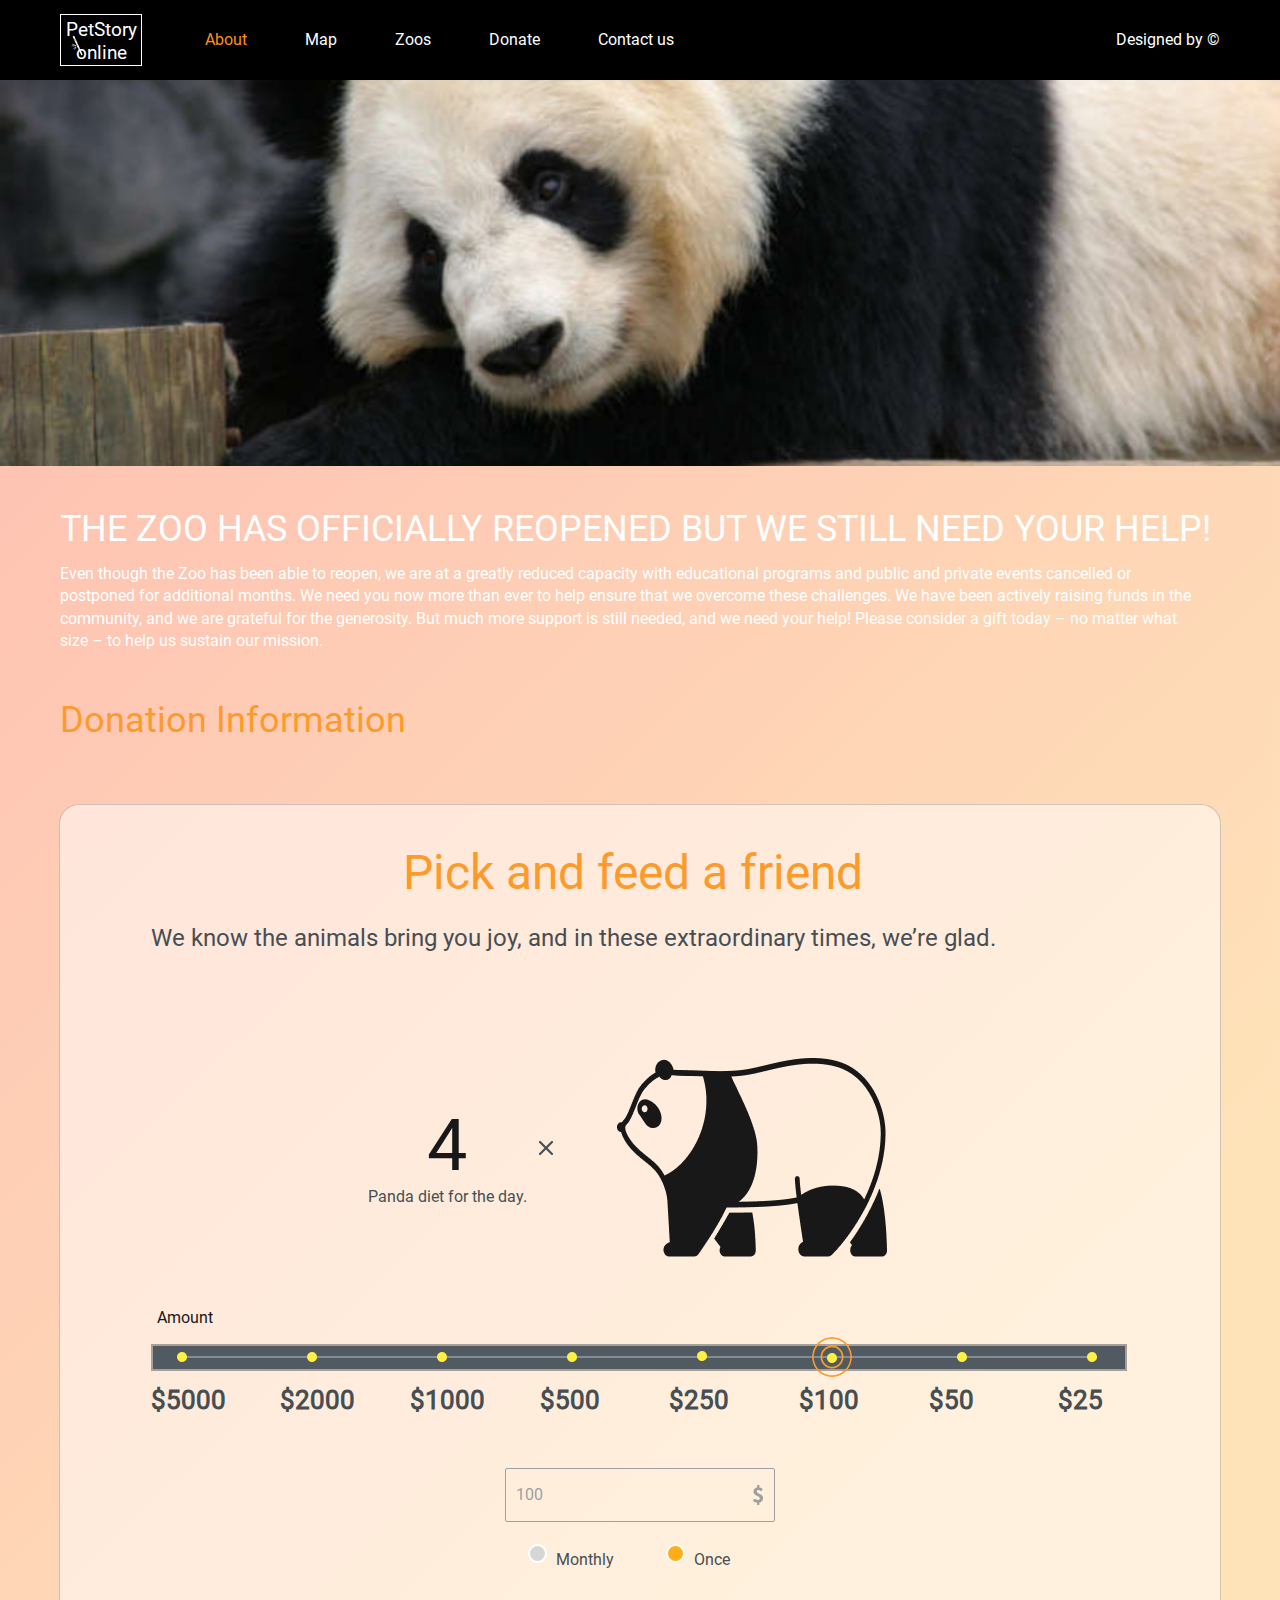
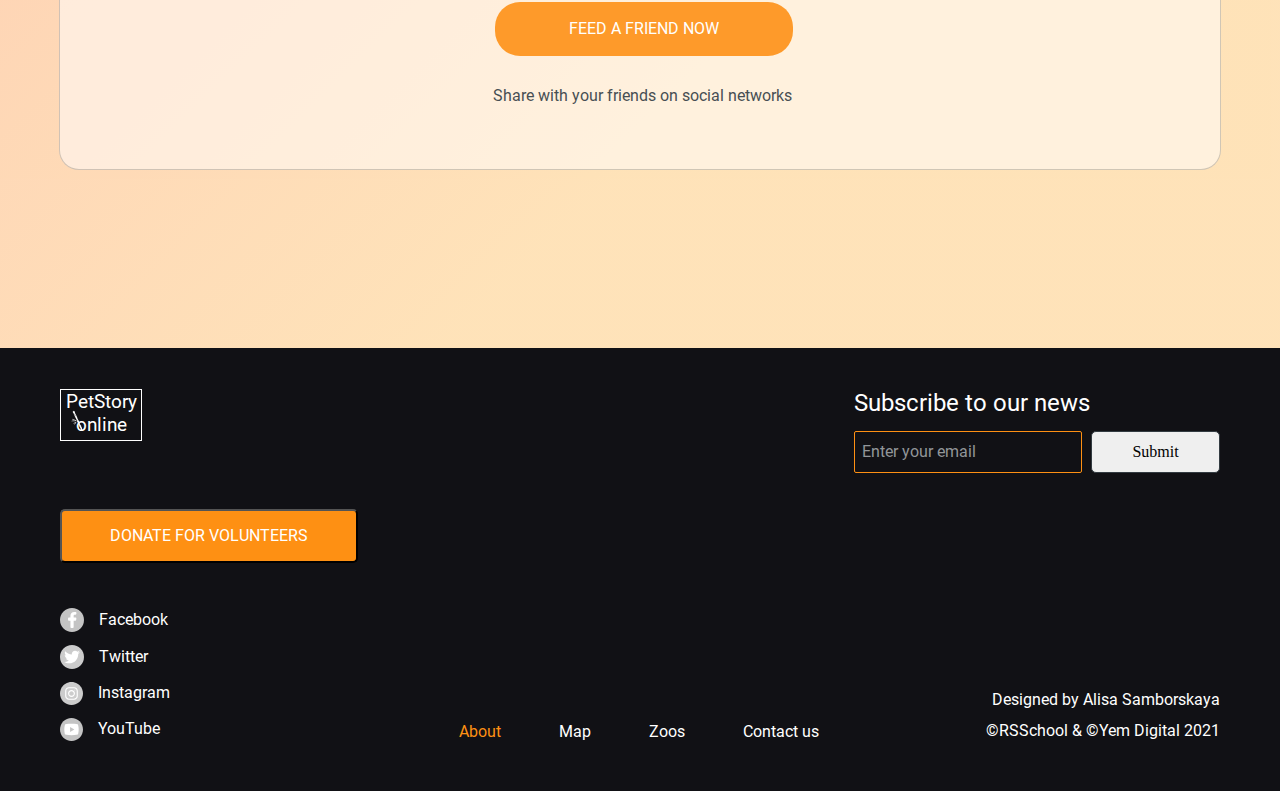
<file: online-zoo/pages/donate/index.html>
<!DOCTYPE html>
<html lang="en">

<head>
  <meta charset="UTF-8" />
  <meta http-equiv="X-UA-Compatible" content="IE=edge" />
  <meta name="viewport" content="width=device-width, initial-scale=1.0" />
  <title>Donate page</title>
  <link rel="stylesheet" type="text/css" href="../../assets/styles/normalize.css" />
  <link rel="stylesheet" href="../../assets/styles/style.css" />
  <link href="style.css" rel="stylesheet" type="text/css" />
</head>

<body>
  <div class="overlay" ></div>
  <!-- HEADER -->
  <div class="header_wrapper">

    <div class="burger-menu">
      <input id="menu-toggle" type="checkbox" />
      <label class="menu-btn" for="menu-toggle">
        <span></span>
      </label>
      <div class="header_logo">
        <h1>
          <a href="../main/index.html">PetStory online</a>
        </h1>
        <img src="../../assets/icons/header_icons/header-logo.png" alt="" />
      </div>
      <ul class="menubox">
        <li><a class="menu-item" href="../main/index.html">About</a></li>
        <li><a class="menu-item" href="#">Map</a></li>
        <li><a class="menu-item" href="#">Zoos</a></li>
        <li><a class="menu-item" href="../donate/index.html">Donate</a></li>
        <li><a class="menu-item" href="https://rs.school/">Contact us</a></li>
        <li><a class="menu-item" href="https://www.figma.com/file/ypzT9idgAILaSRVRmDAJxn/online-zoo-3-weeks">Designed
            by</a></li>
      </ul>
    </div>
    
    <header class="header">
      <div class="left_block">
        <div class="header_logo">
          <h1>
            <a href="../main/index.html">PetStory online</a>
          </h1>
          <img src="../../assets/icons/header_icons/header-logo.png" alt="" />
        </div>
        <div class="nav_header">
          <a href="../main/index.html" class="link active">About</a>
          <a href="#" class="link">Map</a>
          <a href="#" class="link">Zoos</a>
          <a href="../donate/index.html" class="link">Donate</a>
          <a href="https://rs.school/" class="link">Contact us</a>
        </div>
      </div>
      <div class="figma_link">
        <a href="https://www.figma.com/file/ypzT9idgAILaSRVRmDAJxn/online-zoo-3-weeks">Designed by ©</a>
      </div>
    </header>
  </div>
  <!-- PANDA -->
  <div class="section_one">
    <div class="favorite_animal_online"></div>
  </div>
  <!-- PICK AND FEED A FRIEND -->
  <div class="section_four">
    <div class="section_four_donation">
      <div class="title_section_four">THE ZOO HAS OFFICIALLY REOPENED BUT WE STILL NEED YOUR HELP!</div>
      <div class="description_section_four">Even though the Zoo has been able to reopen, we are at a greatly
        reduced capacity with educational programs and public and private events cancelled or <br /> postponed
        for additional months. We need you now more than ever to help ensure that we overcome these
        challenges. We have been actively raising funds in the <br /> community, and we are grateful for
        the generosity. But much more support is still needed, and we need your help! Please
        consider a gift today – no matter what <br /> size – to help us sustain our mission.</div>
      <div class="donation_information">Donation Information</div>
    </div>
    <div class="container_section_four">
      <div class="text_block_section_four">
        <div class="title_main_section_four">Pick and feed a friend</div>
        <div class="description_main_section_four">
          We know the animals bring you joy, and in these extraordinary times,
          we’re glad.
        </div>
      </div>
      <div class="section_four_panda_price">
        <div class="section_four_panda_count">
          <div class="panda_count">
            <div class="count">
              4
            </div>
            <div class="text_count">
              Panda diet for the day.
            </div>
          </div>
          <div class="icon_cross">
            <img src="../../assets/icons/donate_page_icon/x_icon.png" alt="">
          </div>
          <div class="img_panda">
            <img src="../../assets/images/donate_page_image/panda_widget1.png" alt="">
          </div>
        </div>
        <div class="amount_text">Amount</div>
        <div class="range_amount">
          <input type="range" min="1" max="8" step="1" value="3" id="range" list="tickmarks" class="range_visible1 range_block">
          <input type="range" min="1" max="7" step="1" value="5" id="range" list="tickmarks" class="range_visible2 range_block">
          <input type="range" min="1" max="5" step="1" value="3" id="range" list="tickmarks" class="range_visible3 range_block">
         <!--  <input type="range" min="1" max="8" step="1" value="8" id="range" list="tickmarks" class="range_visible4"> -->
          <datalist id="tickmarks">
            <option value="5000" label="$5000"></option>
            <option value="2000" label="$2000"></option>
            <option value="1000" label="$1000"></option>
            <option value="500" label="$500"></option>
            <option value="250" label="$250"></option>
            <option value="100" label="$100"></option>
            <option value="50" label="$50"></option>
            <option value="25" label="$25"></option>
          </datalist>
          <!-- ????????????????????? -->
        </div>
        <div class="feed_a_friend">
          <input type="number" id="number_amount" placeholder="100">
          <div class="checkbox_inputs">
            <form action="">
              <label for="Monthly">
                <input type="radio" name="radio" id="Monthly" class="input_radio_style">
                Monthly
              </label>
              <label for="Once">
                <input type="radio" name="radio" id="Once" class="input_radio_style" checked>
                Once
              </label>
            </form>
          </div>
          <button class="button">Feed a friend now</button>
          <div class="post_scriptum">Share with your friends on social networks </div>
        </div>
      </div>
    </div>
  </div>
  <!-- FOOTER -->
  <div class="footer_wrapper">
    <footer class="footer">
      <div class="block_footer_left">
        <div class="footer_logo">
          <h1>
            <a href="#">PetStory online</a>
          </h1>
          <img src="../../assets/icons/header_icons/header-logo.png" alt="footer_logo" />
        </div>
        <a href="../donate/index.html">
          <button class="button">Donate for volunteers</button>
        </a>
        <div class="social_links">
          <a href="https://ru-ru.facebook.com/groups/TheRollingScopes/" class="one_social_link">
            <img src="../../assets/icons/footer_icons/icons8-facebook-f.svg" alt="facebook" />
            <span>Facebook</span>
          </a>
          <a href="https://twitter.com/?lang=ru" class="one_social_link">
            <img src="../../assets/icons/footer_icons/icons8-твиттер.svg" alt="twitter" />
            <span>Twitter</span>
          </a>
          <a href="https://www.instagram.com/rsschool_news/" class="one_social_link">
            <img src="../../assets/icons/footer_icons/icons8-instagram-26.svg" alt="instagram" />
            <span>Instagram</span>
          </a>
          <a href="https://www.youtube.com/c/RollingScopesSchool?app=desktop" class="one_social_link">
            <img src="../../assets/icons/footer_icons/icons8-youtube-play-23.svg" alt="youtube" />
            <span>YouTube</a>
          </a>

        </div>
      </div>
      <div class="block_footer_nav">
        <div class="nav_footer">
          <a href="../main/index.html" class="link_footer active">About</a>
          <a href="" class="link_footer">Map</a>
          <a href="" class="link_footer">Zoos</a>
          <a href="https://rs.school/" class="link_footer">Contact us</a>
        </div>
      </div>
      <div class="block_footer_right">
        <div class="block_email">
          <div class="email_title">Subscribe to our news</div>
          <div class="subscribe_to_email">
            <input id="email-input" type="email" placeholder="Enter your email" />
            <button class="footer_button">Submit</button>
          </div>
        </div>
        <div class="block_subscribe_rss">
          Designed by Alisa Samborskaya <br />
          ©RSSchool & ©Yem Digital 2021
        </div>
      </div>
    </footer>
  </div>
  <script src="script.js"></script>
</body>

</html>
</file>
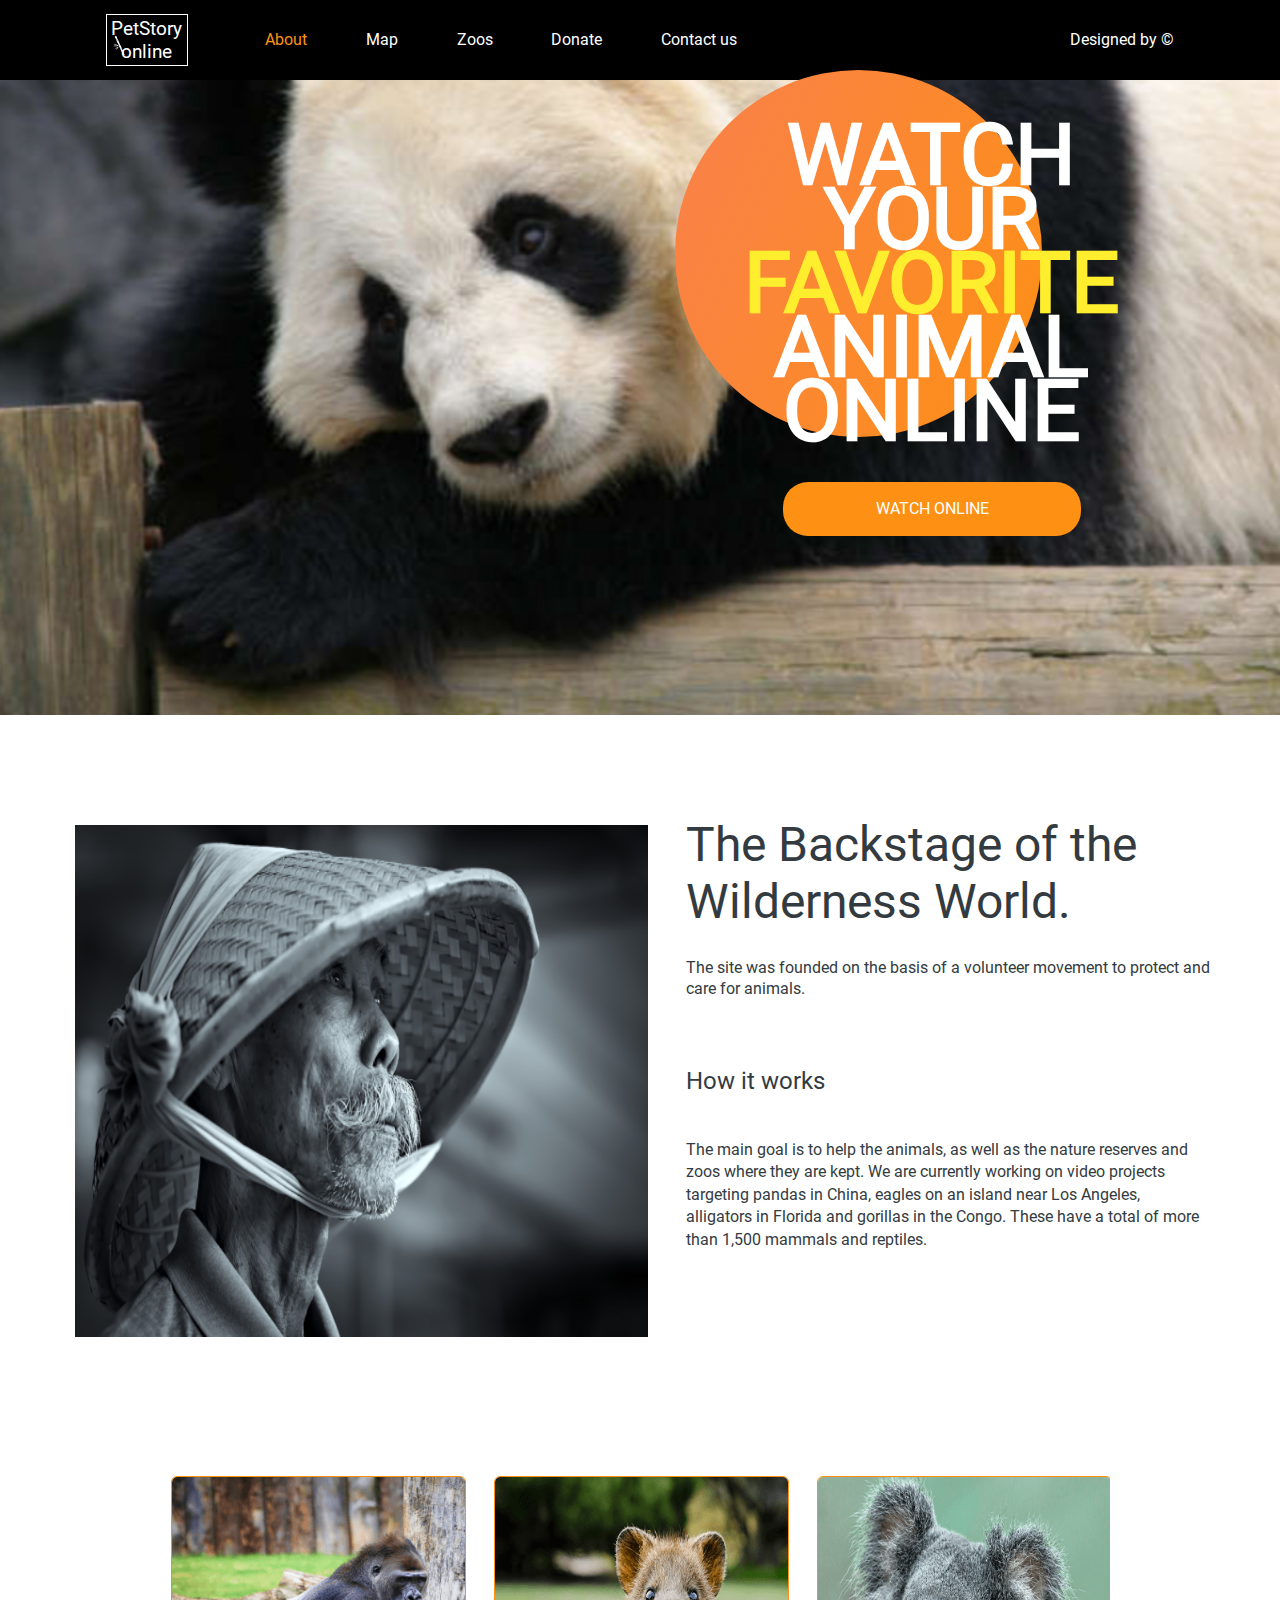
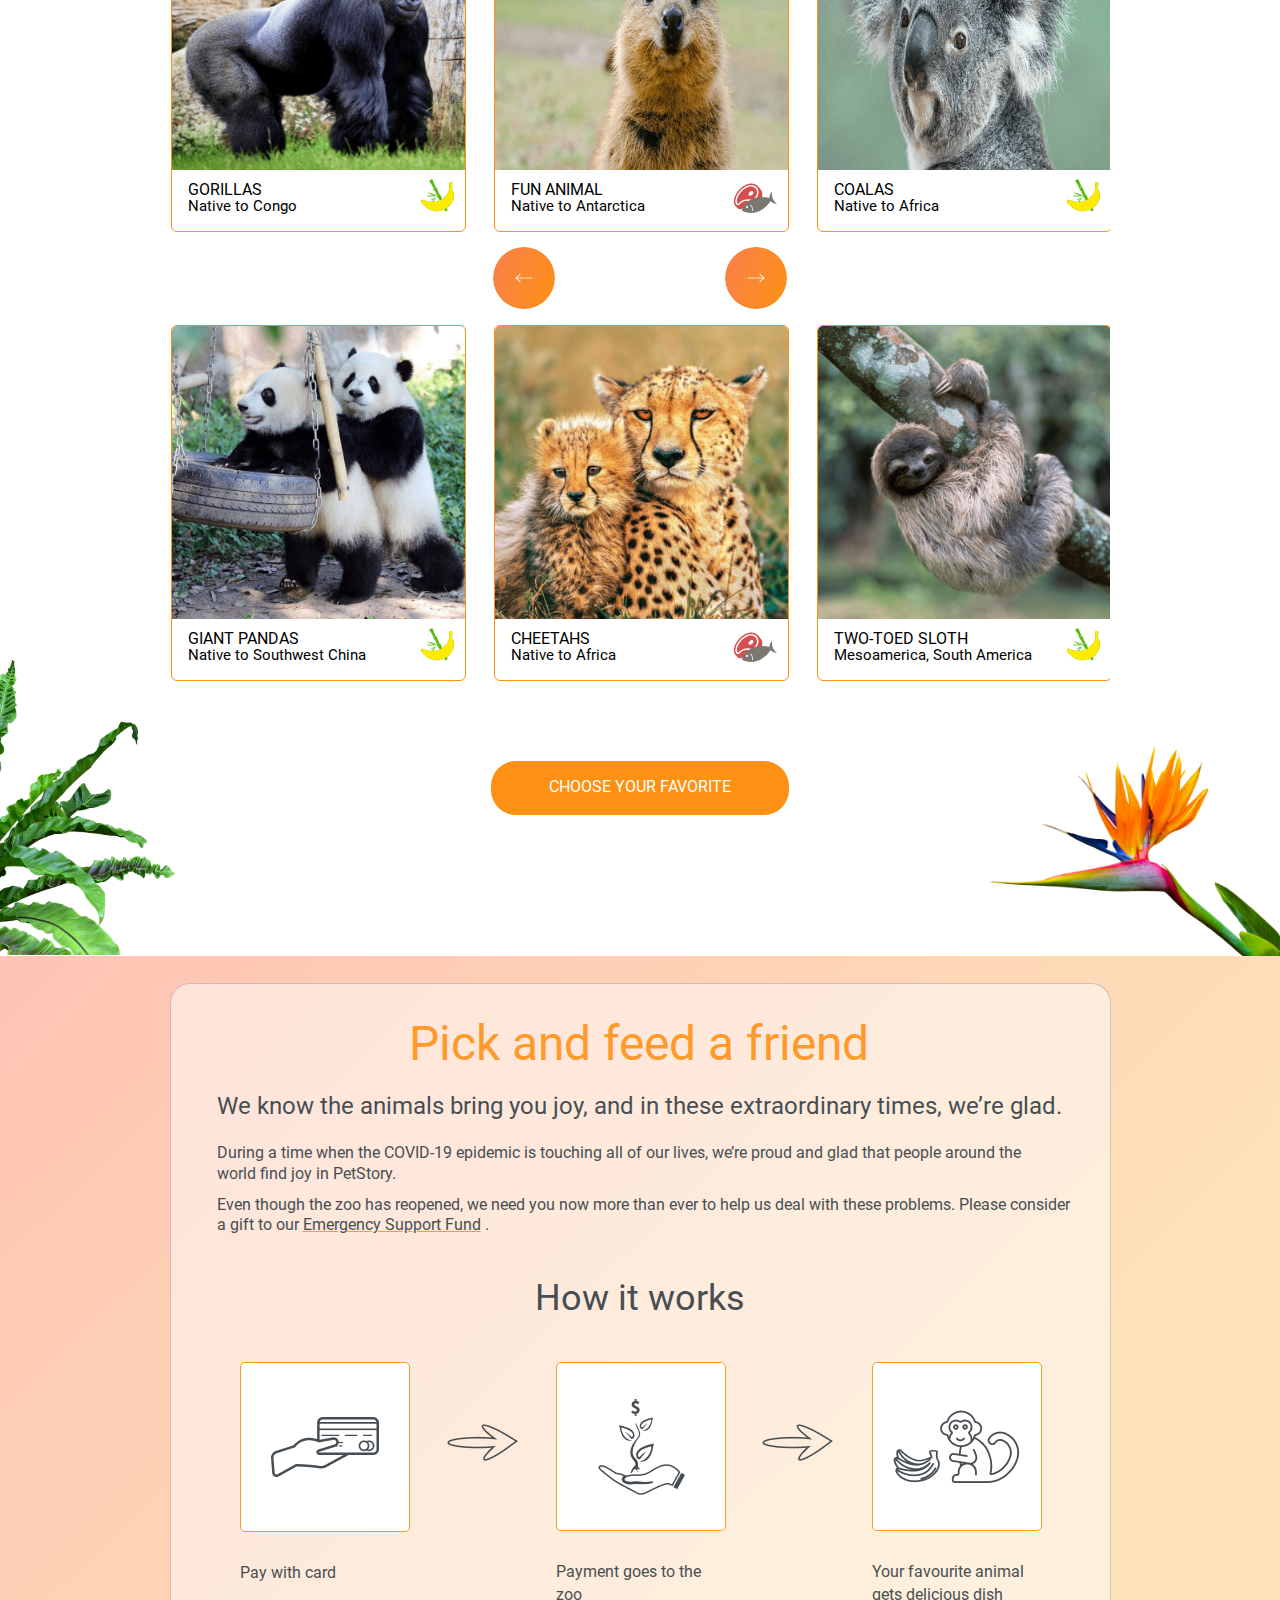
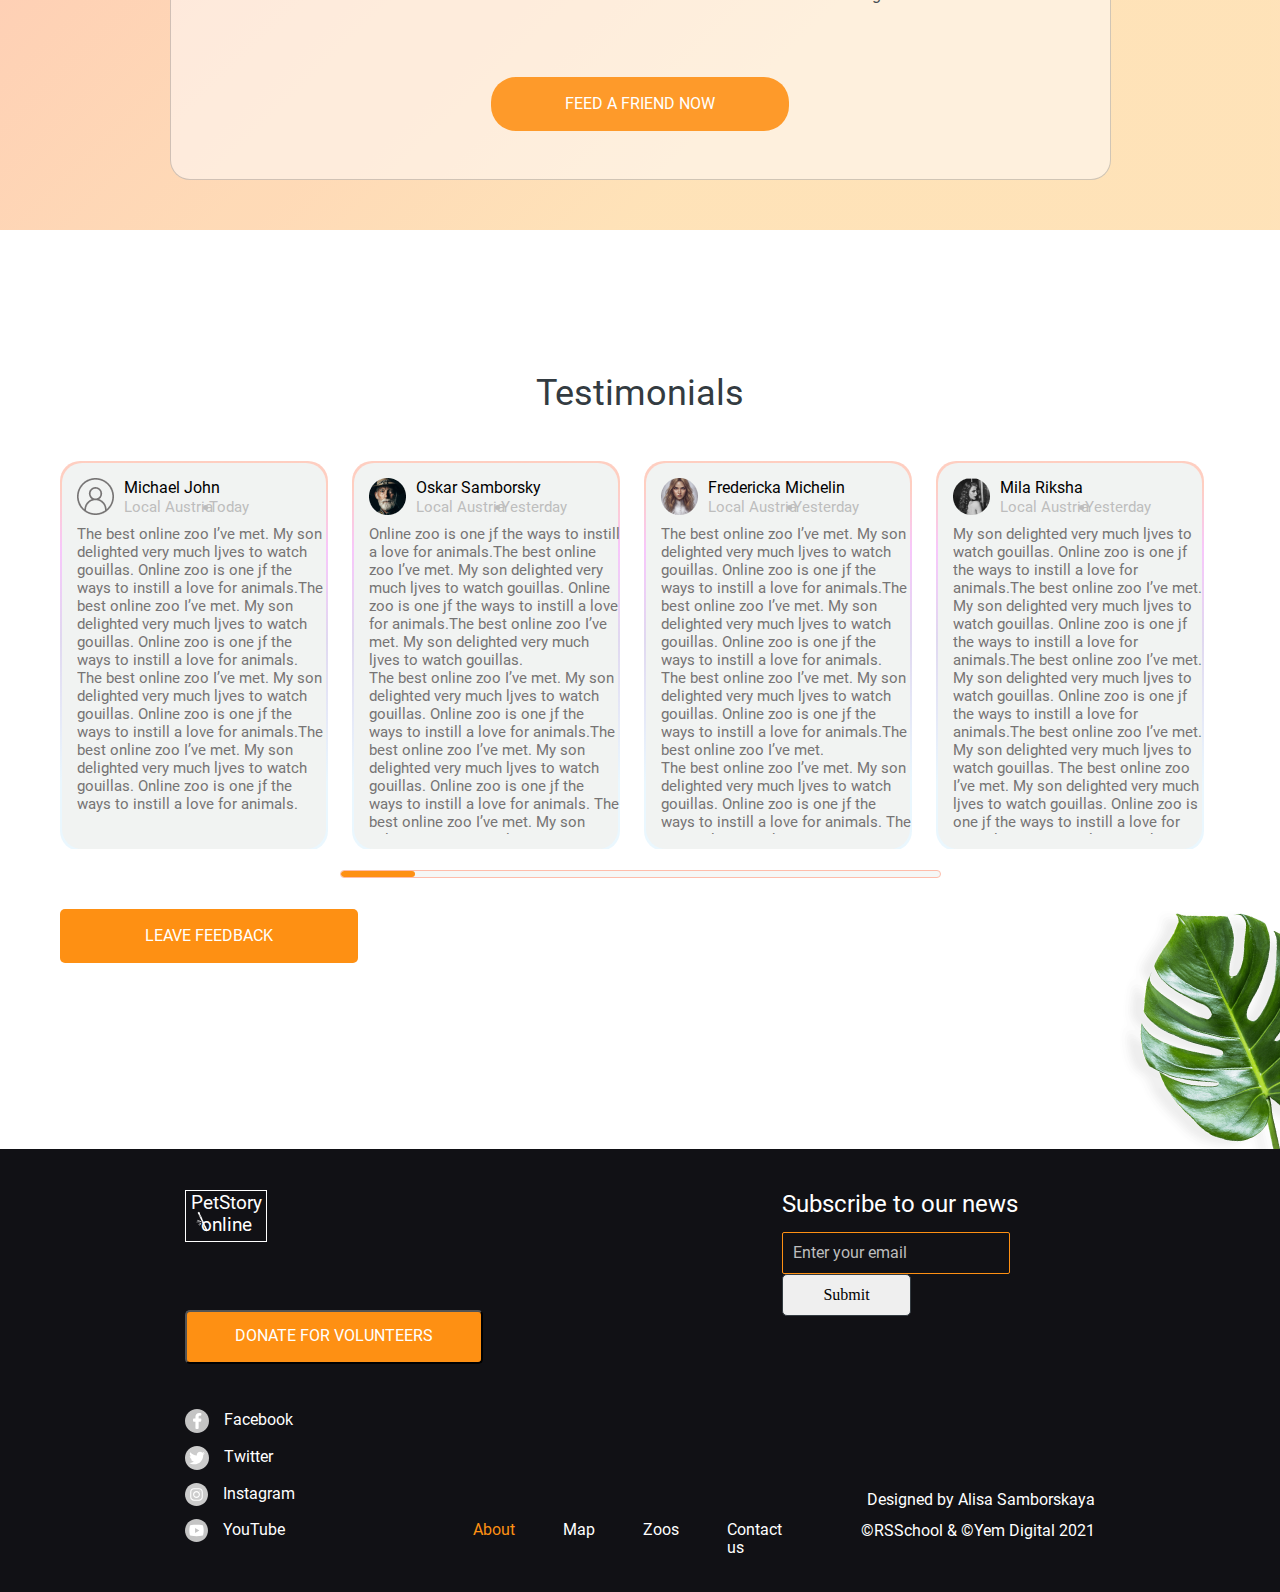
<file: online-zoo/pages/main/index.html>
<!DOCTYPE html>
<html lang="en">

<head>
  <meta charset="UTF-8" />
  <meta http-equiv="X-UA-Compatible" content="IE=edge" />
  <meta name="viewport" content="width=device-width, initial-scale=1.0" />
  <title>Main page</title>
  <link rel="stylesheet" type="text/css" href="../../assets/styles/normalize.css" />
  <link rel="stylesheet" href="../../assets/styles/style.css" />
  <link href="style.css" rel="stylesheet" type="text/css" />
</head>

<body>
  <div class="overlay"></div>
  <!-- HEADER -->
  <div class="header_wrapper">

    <div class="burger-menu">
      <input id="menu-toggle" type="checkbox" />
      <label class="menu-btn" for="menu-toggle">
        <span></span>
      </label>
      <div class="header_logo">
        <h1>
          <a href="../main/index.html">PetStory online</a>
        </h1>
        <img src="../../assets/icons/header_icons/header-logo.png" alt="" />
      </div>
      <ul class="menubox">
        <li><a class="menu-item" href="../main/index.html">About</a></li>
        <li><a class="menu-item" href="#">Map</a></li>
        <li><a class="menu-item" href="#">Zoos</a></li>
        <li><a class="menu-item" href="../donate/index.html">Donate</a></li>
        <li><a class="menu-item" href="https://rs.school/">Contact us</a></li>
        <li><a class="menu-item" href="https://www.figma.com/file/ypzT9idgAILaSRVRmDAJxn/online-zoo-3-weeks">Designed
            by</a></li>
      </ul>
    </div>

    <header class="header">
      <div class="left_block">
        <div class="header_logo">
          <h1>
            <a href="../main/index.html">PetStory online</a>
          </h1>
          <img src="../../assets/icons/header_icons/header-logo.png" alt="" />
        </div>
        <div class="nav_header">
          <a href="../main/index.html" class="link active">About</a>
          <a href="#" class="link">Map</a>
          <a href="#" class="link">Zoos</a>
          <a href="../donate/index.html" class="link">Donate</a>
          <a href="https://rs.school/" class="link">Contact us</a>
        </div>
      </div>
      <div class="figma_link">
        <a href="https://www.figma.com/file/ypzT9idgAILaSRVRmDAJxn/online-zoo-3-weeks">Designed by ©</a>
      </div>
    </header>
  </div>
  <!-- WATH YOUR FAVORITE FANIMAL ONLINE -->
  <div class="section_one">
    <div class="favorite_animal_online">
      <div class="favorite_animal">
        <div class="ellipse">
          Watch your <span>favorite</span> animal online
        </div>
      </div>

      <button class="button">watch online</button>
    </div>
  </div>
  <div class="section_two">
    <div class="container_section_two">
      <div class="img_bamboo_cap">
        <img src="../../assets/images//section_two/s2-bamboo-cap.png" alt="bamboo-cap" class="picture_grand" />
      </div>
      <div class="text_block_section_two">
        <div class="main_title">The Backstage of the Wilderness World.</div>
        <div class="main_description">
          The site was founded on the basis of a volunteer movement to protect
          and care for animals.
        </div>
        <div class="title">How it works</div>
        <div class="description_section_two">
          The main goal is to help the animals, as well as the nature reserves
          and zoos where they are kept. We are currently working on video
          projects targeting pandas in China, eagles on an island near Los
          Angeles, alligators in Florida and gorillas in the Congo. These have
          a total of more than 1,500 mammals and reptiles.
        </div>
      </div>
    </div>
  </div>
  <!-- PETS -->
  <div class="section_three">
    <div class="container_section_three">
      <div class="slider-with-button-container">
        <button class="arrow prev"></button>
        <button class="arrow next"></button>
        <div class="slider-wrapper">

          <div class="scroll_animals">
          </div>

        </div>
      </div>
      <button class="button">choose your favorite</button>
    </div>
  </div>
  <!-- PICK AND FEED A FRIEND -->
  <div class="section_four">
    <div class="container_section_four">
      <div class="text_block_section_four">
        <div class="title_main_section_four">Pick and feed a friend</div>
        <div class="description">
          <div class="description_main_section_four">
            We know the animals bring you joy, and in these extraordinary times,
            we’re glad.
          </div>
          <div class="title_section_four">
            During a time when the COVID-19 epidemic is touching all of our
            lives, we’re proud and glad that people around the world find joy in
            PetStory.
          </div>
          <div class="description_section_four">
            Even though the zoo has reopened, we need you now more than ever to
            help us deal with these problems. Please consider <br /> a gift to our
            <a href="#">Emergency Support Fund</a> .
          </div>
        </div>

      </div>
      <div class="pay_section_four">
        <div class="title_pay_section_four">How it works</div>
        <div class="cards_pay_section_four">
          <div class="one_card_pay_section_four">
            <div class="one_card_pay">
              <img src="../../assets/icons/section_four_icons/pay.png" alt="icon_pay.png" />
            </div>
            <div class="subtitle_one_card_pay">Pay with card</div>
          </div>
          <div class="icon_section_four">
            <img src="../../assets/icons/section_four_icons/arrow.png" alt="icon_arrow" class="firts_arrow" />
            <img src="../../assets/icons/section_four_icons/arrow_640.png" alt="icon_arrow" class="next_arrow" />
          </div>
          <div class="one_card_pay_section_four">
            <div class="one_card_pay">
              <img src="../../assets/icons/section_four_icons/zoo.png" alt="zoo" />
            </div>
            <div class="subtitle_one_card_pay">Payment goes to the zoo</div>
          </div>
          <div class="icon_section_four">
            <img src="../../assets/icons/section_four_icons/arrow.png" alt="icon_arrow" class="firts_arrow" />
            <img src="../../assets/icons/section_four_icons/arrow_640.png" alt="icon_arrow" class="next_arrow" />
          </div>
          <div class="one_card_pay_section_four">
            <div class="one_card_pay">
              <img src="../../assets/icons/section_four_icons/monkey.png" alt="monkey" />
            </div>
            <div class="subtitle_one_card_pay">
              Your favourite animal gets delicious dish
            </div>
          </div>
        </div>
      </div>
      <button class="button">Feed a friend now</button>
    </div>
  </div>
  <!-- TESTIMONIALS -->
  <div class="section_five">
    <div class="popup_block">
      <img src="../../assets/icons/section_five_icons/X.png" alt="" class="close_popup">
    </div>
    <div class="container_section_five">
      <div class="title_section_five">Testimonials</div>
      <div class="testimonials_block_section_five">
        <div class="allBlocksSection">
          <div class="one_testimonial_block">
            <div class="user_info_block">
              <div class="user_avatar">
                <img src="../../assets/icons/section_five_icons/none_avatar.png" alt="none_avatar" />
              </div>
              <div class="user_info">
                <div class="user_name">Michael John</div>
                <div class="user_local_and_day">
                  <div class="user_local">Local Austria</div>
                  <div class="user_day">
                    <li><span>Today</span></li>
                  </div>
                </div>
              </div>
            </div>
            <div class="testimonial_one_user">
              The best online zoo I’ve met. My son delighted very much ljves to
              watch gouillas. Online zoo is one jf the ways to instill a love
              for animals.The best online zoo I’ve met. My son delighted very
              much ljves to watch gouillas. Online zoo is one jf the ways to
              instill a love for animals. <br /> The best online zoo I’ve met. My son
              delighted very much ljves to watch gouillas. Online zoo is one jf
              the ways to instill a love for animals.The best online zoo I’ve
              met. My son delighted very much ljves to watch gouillas. Online
              zoo is one jf the ways to instill a love for animals.
            </div>
          </div>
          <div class="one_testimonial_block">
            <div class="user_info_block">
              <div class="user_avatar">
                <img src="../../assets/icons/section_five_icons/first_avatar.png" alt="man_avatar" />
              </div>
              <div class="user_info">
                <div class="user_name">Oskar Samborsky</div>
                <div class="user_local_and_day">
                  <div class="user_local">Local Austria</div>
                  <div class="user_day">
                    <li><span>Yesterday</span></li>
                  </div>
                </div>
              </div>
            </div>
            <div class="testimonial_one_user">
              Online zoo is one jf the ways to instill a love for animals.The
              best online zoo I’ve met. My son delighted very much ljves to
              watch gouillas. Online zoo is one jf the ways to instill a love
              for animals.The best online zoo I’ve met. My son delighted very
              much ljves to watch gouillas. <br /> The best online zoo I’ve met. My son
              delighted very much ljves to watch gouillas. Online zoo is one jf
              the ways to instill a love for animals.The best online zoo I’ve
              met. My son delighted very much ljves to watch gouillas. Online
              zoo is one jf the ways to instill a love for animals. The best
              online zoo I’ve met. My son delighted very much ljves to watch
              gouillas. Online zoo is one jf the ways to instill a love for
              animals.The best online zoo I’ve met. My son delighted very much
              ljves to watch gouillas. Online zoo is one jf the ways to instill
              a love for animals.
            </div>
          </div>
          <div class="one_testimonial_block">
            <div class="user_info_block">
              <div class="user_avatar">
                <img src="../../assets/icons/section_five_icons/thecond_avatar.png" alt="girl_avatar" />
              </div>
              <div class="user_info">
                <div class="user_name">Fredericka Michelin</div>
                <div class="user_local_and_day">
                  <div class="user_local">Local Austria</div>
                  <div class="user_day">
                    <li><span>Yesterday</span></li>
                  </div>
                </div>
              </div>
            </div>
            <div class="testimonial_one_user">
              The best online zoo I’ve met. My son delighted very much ljves to
              watch gouillas. Online zoo is one jf the ways to instill a love
              for animals.The best online zoo I’ve met. My son delighted very
              much ljves to watch gouillas. Online zoo is one jf the ways to
              instill a love for animals.<br /> The best online zoo I’ve met. My son
              delighted very much ljves to watch gouillas. Online zoo is one jf
              the ways to instill a love for animals.The best online zoo I’ve
              met.<br /> The best online zoo I’ve met. My son delighted very much
              ljves to watch gouillas. Online zoo is one jf the ways to instill
              a love for animals. The best online zoo I’ve met. My son delighted
              very much ljves to watch gouillas. Online zoo is one jf the ways
              to instill a love for animals.
            </div>
          </div>
          <div class="one_testimonial_block">
            <div class="user_info_block">
              <div class="user_avatar">
                <img src="../../assets/icons/section_five_icons/three_avatar.png" alt="girl_avatar" />
              </div>
              <div class="user_info">
                <div class="user_name">Mila Riksha</div>
                <div class="user_local_and_day">
                  <div class="user_local">Local Austria</div>
                  <div class="user_day">
                    <li><span>Yesterday</span></li>
                  </div>
                </div>
              </div>
            </div>
            <div class="testimonial_one_user">
              My son delighted very much ljves to watch gouillas. Online zoo is
              one jf the ways to instill a love for animals.The best online zoo
              I’ve met. My son delighted very much ljves to watch gouillas.
              Online zoo is one jf the ways to instill a love for animals.The
              best online zoo I’ve met. My son delighted very much ljves to
              watch gouillas. Online zoo is one jf the ways to instill a love
              for animals.The best online zoo I’ve met. My son delighted very
              much ljves to watch gouillas. The best online zoo I’ve met. My son
              delighted very much ljves to watch gouillas. Online zoo is one jf
              the ways to instill a love for animals.The best online zoo I’ve
              met. My son delighted very much ljves to watch gouillas. Online
              zoo is one jf the ways to instill a love for animals.
            </div>
          </div>
          <div class="one_testimonial_block">
            <div class="user_info_block">
              <div class="user_avatar">
                <img src="../../assets/icons/section_five_icons/three_avatar.png" alt="girl_avatar" />
              </div>
              <div class="user_info">
                <div class="user_name">Mila Riksha</div>
                <div class="user_local_and_day">
                  <div class="user_local">Local Austria</div>
                  <div class="user_day">
                    <li><span>Yesterday</span></li>
                  </div>
                </div>
              </div>
            </div>
            <div class="testimonial_one_user">
              Lorem ipsum dolor sit amet, consectetur adipisicing elit. Sapiente vel, itaque minus quam at officia
              placeat
              porro accusamus? Repellendus exercitationem omnis reprehenderit molestias modi quisquam veniam nam
              accusantium nulla deleniti.
            </div>
          </div>
          <div class="one_testimonial_block">
            <div class="user_info_block">
              <div class="user_avatar">
                <img src="../../assets/icons/section_five_icons/three_avatar.png" alt="girl_avatar" />
              </div>
              <div class="user_info">
                <div class="user_name">Mila Riksha</div>
                <div class="user_local_and_day">
                  <div class="user_local">Local Austria</div>
                  <div class="user_day">
                    <li><span>Yesterday</span></li>
                  </div>
                </div>
              </div>
            </div>
            <div class="testimonial_one_user">
              Lorem ipsum dolor sit amet consectetur adipisicing elit. Doloribus quis debitis exercitationem eum
              pariatur
              magni dolor cum id officiis deserunt aliquid inventore sapiente, dicta facere asperiores impedit.
              Repellat,
              magnam harum.
            </div>
          </div>
          <div class="one_testimonial_block">
            <div class="user_info_block">
              <div class="user_avatar">
                <img src="../../assets/icons/section_five_icons/three_avatar.png" alt="girl_avatar" />
              </div>
              <div class="user_info">
                <div class="user_name">Mila Riksha</div>
                <div class="user_local_and_day">
                  <div class="user_local">Local Austria</div>
                  <div class="user_day">
                    <li><span>Yesterday</span></li>
                  </div>
                </div>
              </div>
            </div>
            <div class="testimonial_one_user">
              My son delighted very much ljves to watch gouillas. Online zoo is
              one jf the ways to instill a love for animals.The best online zoo
              I’ve met. My son delighted very much ljves to watch gouillas.
              Online zoo is one jf the ways to instill a love for animals.The
              best online zoo I’ve met. My son delighted very much ljves to
              watch gouillas. Online zoo is one jf the ways to instill a love
              for animals.The best online zoo I’ve met. My son delighted very
              much ljves to watch gouillas. The best online zoo I’ve met. My son
              delighted very much ljves to watch gouillas. Online zoo is one jf
              the ways to instill a love for animals.The best online zoo I’ve
              met. My son delighted very much ljves to watch gouillas. Online
              zoo is one jf the ways to instill a love for animals.
            </div>
          </div>
          <div class="one_testimonial_block">
            <div class="user_info_block">
              <div class="user_avatar">
                <img src="../../assets/icons/section_five_icons/three_avatar.png" alt="girl_avatar" />
              </div>
              <div class="user_info">
                <div class="user_name">Mila Riksha</div>
                <div class="user_local_and_day">
                  <div class="user_local">Local Austria</div>
                  <div class="user_day">
                    <li><span>Yesterday</span></li>
                  </div>
                </div>
              </div>
            </div>
            <div class="testimonial_one_user">
              My son delighted very much ljves to watch gouillas. Online zoo is
              one jf the ways to instill a love for animals.The best online zoo
              I’ve met. My son delighted very much ljves to watch gouillas.
              Online zoo is one jf the ways to instill a love for animals.The
              best online zoo I’ve met. My son delighted very much ljves to
              watch gouillas. Online zoo is one jf the ways to instill a love
              for animals.The best online zoo I’ve met. My son delighted very
              much ljves to watch gouillas. The best online zoo I’ve met. My son
              delighted very much ljves to watch gouillas. Online zoo is one jf
              the ways to instill a love for animals.The best online zoo I’ve
              met. My son delighted very much ljves to watch gouillas. Online
              zoo is one jf the ways to instill a love for animals.
            </div>
          </div>
          <div class="one_testimonial_block">
            <div class="user_info_block">
              <div class="user_avatar">
                <img src="../../assets/icons/section_five_icons/three_avatar.png" alt="girl_avatar" />
              </div>
              <div class="user_info">
                <div class="user_name">Mila Riksha</div>
                <div class="user_local_and_day">
                  <div class="user_local">Local Austria</div>
                  <div class="user_day">
                    <li><span>Yesterday</span></li>
                  </div>
                </div>
              </div>
            </div>
            <div class="testimonial_one_user">
              My son delighted very much ljves to watch gouillas. Online zoo is
              one jf the ways to instill a love for animals.The best online zoo
              I’ve met. My son delighted very much ljves to watch gouillas.
              Online zoo is one jf the ways to instill a love for animals.The
              best online zoo I’ve met. My son delighted very much ljves to
              watch gouillas. Online zoo is one jf the ways to instill a love
              for animals.The best online zoo I’ve met. My son delighted very
              much ljves to watch gouillas. The best online zoo I’ve met. My son
              delighted very much ljves to watch gouillas. Online zoo is one jf
              the ways to instill a love for animals.The best online zoo I’ve
              met. My son delighted very much ljves to watch gouillas. Online
              zoo is one jf the ways to instill a love for animals.
            </div>
          </div>
          <div class="one_testimonial_block">
            <div class="user_info_block">
              <div class="user_avatar">
                <img src="../../assets/icons/section_five_icons/three_avatar.png" alt="girl_avatar" />
              </div>
              <div class="user_info">
                <div class="user_name">Mila Riksha</div>
                <div class="user_local_and_day">
                  <div class="user_local">Local Austria</div>
                  <div class="user_day">
                    <li><span>Yesterday</span></li>
                  </div>
                </div>
              </div>
            </div>
            <div class="testimonial_one_user">
              My son delighted very much ljves to watch gouillas. Online zoo is
              one jf the ways to instill a love for animals.The best online zoo
              I’ve met. My son delighted very much ljves to watch gouillas.
              Online zoo is one jf the ways to instill a love for animals.The
              best online zoo I’ve met. My son delighted very much ljves to
              watch gouillas. Online zoo is one jf the ways to instill a love
              for animals.The best online zoo I’ve met. My son delighted very
              much ljves to watch gouillas. The best online zoo I’ve met. My son
              delighted very much ljves to watch gouillas. Online zoo is one jf
              the ways to instill a love for animals.The best online zoo I’ve
              met. My son delighted very much ljves to watch gouillas. Online
              zoo is one jf the ways to instill a love for animals.
            </div>
          </div>
          <div class="one_testimonial_block">
            <div class="user_info_block">
              <div class="user_avatar">
                <img src="../../assets/icons/section_five_icons/three_avatar.png" alt="girl_avatar" />
              </div>
              <div class="user_info">
                <div class="user_name">Mila Riksha</div>
                <div class="user_local_and_day">
                  <div class="user_local">Local Austria</div>
                  <div class="user_day">
                    <li><span>Yesterday</span></li>
                  </div>
                </div>
              </div>
            </div>
            <div class="testimonial_one_user">
              My son delighted very much ljves to watch gouillas. Online zoo is
              one jf the ways to instill a love for animals.The best online zoo
              I’ve met. My son delighted very much ljves to watch gouillas.
              Online zoo is one jf the ways to instill a love for animals.The
              best online zoo I’ve met. My son delighted very much ljves to
              watch gouillas. Online zoo is one jf the ways to instill a love
              for animals.The best online zoo I’ve met. My son delighted very
              much ljves to watch gouillas. The best online zoo I’ve met. My son
              delighted very much ljves to watch gouillas. Online zoo is one jf
              the ways to instill a love for animals.The best online zoo I’ve
              met. My son delighted very much ljves to watch gouillas. Online
              zoo is one jf the ways to instill a love for animals.
            </div>
          </div>
        </div>
      </div>
      <input type="range" min="0" max="7" step="1" value="0" id="range" class="section_five_line">
      <button class="button">Leave feedback</button>
    </div>
  </div>
  <!-- FOOTER -->
  <div class="footer_wrapper">
    <footer class="footer">
      <div class="block_footer_left">
        <div class="footer_logo">
          <h1>
            <a href="#">PetStory online</a>
          </h1>
          <img src="../../assets/icons/header_icons/header-logo.png" alt="footer_logo" />
        </div>
        <a href="../donate/index.html">
          <button class="button">Donate for volunteers</button>
        </a>
        <div class="social_links">
          <a href="https://ru-ru.facebook.com/groups/TheRollingScopes/" class="one_social_link">
            <img src="../../assets/icons/footer_icons/icons8-facebook-f.svg" alt="facebook" />
            <span>Facebook</span>
          </a>
          <a href="https://twitter.com/?lang=ru" class="one_social_link">
            <img src="../../assets/icons/footer_icons/icons8-твиттер.svg" alt="twitter" />
            <span>Twitter</span>
          </a>
          <a href="https://www.instagram.com/rsschool_news/" class="one_social_link">
            <img src="../../assets/icons/footer_icons/icons8-instagram-26.svg" alt="instagram" />
            <span>Instagram</span>
          </a>
          <a href="https://www.youtube.com/c/RollingScopesSchool?app=desktop" class="one_social_link">
            <img src="../../assets/icons/footer_icons/icons8-youtube-play-23.svg" alt="youtube" />
            <span>YouTube</a>
          </a>

        </div>
      </div>
      <div class="block_footer_nav">
        <div class="nav_footer">
          <a href="../main/index.html" class="link_footer active">About</a>
          <a href="" class="link_footer">Map</a>
          <a href="" class="link_footer">Zoos</a>
          <a href="https://rs.school/" class="link_footer">Contact us</a>
        </div>
      </div>
      <div class="block_footer_right">
        <div class="block_email">
          <div class="email_title">Subscribe to our news</div>
          <div class="subscribe_to_email">
            <input id="email-input" type="email" placeholder="Enter your email" />
            <button class="footer_button">Submit</button>
          </div>
        </div>
        <div class="block_subscribe_rss">
          Designed by Alisa Samborskaya <br />
          ©RSSchool & ©Yem Digital 2021
        </div>
      </div>
    </footer>
  </div>
  </div>
  <script src="script.js"></script>
</body>

</html>
</file>
<file: online-zoo/assets/styles/style.css>
@font-face {
  font-family: "Roboto";
  src: url("../fonts/Roboto-Regular.ttf"), url("../fonts/Roboto-Bold.ttf"),
    url("../fonts/Roboto-Medium.ttf"), url("../fonts/Roboto-Light.ttf"), url("../fonts/Roboto-Thin.ttf");
}
</file>
<file: online-zoo/pages/donate/style.css>
/*HEADER*/
.header_wrapper {
  display: flex;
  justify-content: center;
  max-width: 100vw;
  background: #000000;
}

.header {
  display: flex;
  justify-content: space-between;
  width: 1160px;
  align-items: center;
  height: 80px;
}

.left_block {
  display: flex;
  align-items: center;
  gap: 63px;
}

.header_logo {
  position: relative;
  box-sizing: border-box;
  border: 1.18841px solid #ffffff;
  width: 82px;
  height: 52px;
  padding: 4px 5px;
}

.header_logo h1 {
  font-family: "Roboto";
  font-weight: 400;
  font-size: 19.0145px;
  line-height: 120%;
  text-align: center;
  margin: 0;
}

.header_logo img {
  position: absolute;
  top: 20px;
  left: 10px;
}

.nav_header {
  display: flex;
  gap: 58px;
}

.nav_header a {
  font-family: "Roboto";
  font-weight: 500;
  font-size: 16px;
}

.figma_link a {
  font-family: "Roboto";
  font-weight: 500;
  font-size: 16px;
  line-height: 140%;
}

/*PANDA*/
.section_one {
  max-width: 100vw;
  background: url("../../assets/images/section_one/bg_panda.png") 50% no-repeat;
  background-size: cover;
  height: 386px;
}

/*Pick and feed a friend*/
.section_four {
  display: flex;
  flex-direction: column;
  align-items: center;
  max-width: 100vw;
  height: 1482px;
  background: linear-gradient(315.75deg,
      rgba(254, 210, 144, 0.7) 30.06%,
      #febdab 100.95%,
      rgba(254, 210, 144, 0.7) 106.36%);
  opacity: 0.9;
}

.section_four_donation {
  display: flex;
  flex-direction: column;
  justify-content: flex-start;
  width: 1160px;
  margin-top: 40px;
}

.title_section_four {
  font-family: "Roboto";
  font-weight: 400;
  font-size: 36px;
  line-height: 130%;
  color: #ffffff;
}

.description_section_four {
  font-family: "Roboto";
  font-weight: 400;
  font-size: 16px;
  line-height: 140%;
  color: #ffffff;
  margin-top: 10px;
}

.donation_information {
  font-family: "Roboto";
  font-weight: 400;
  font-size: 36px;
  line-height: 130%;
  color: #FE9013;
  margin-top: 45px;
}

.container_section_four {
  display: flex;
  flex-direction: column;
  align-items: center;
  width: 1160px;
  height: 964px;
  margin-top: 60px;
  background: rgba(255, 255, 255, 0.52);
  border: 1px solid rgba(0, 0, 0, 0.2);
  border-radius: 20px;
}

.text_block_section_four {
  display: flex;
  flex-direction: column;
  margin-top: 39px;

}

.title_main_section_four {
  font-family: "Roboto";
  font-style: normal;
  font-weight: 400;
  font-size: 48px;
  line-height: 120%;
  text-align: center;
  color: #fe9013;
  margin-bottom: 22px;
  margin-right: 15px;
}

.description_main_section_four {
  font-family: "Roboto";
  font-style: normal;
  font-weight: 400;
  font-size: 24px;
  line-height: 120%;
  color: #333b41;
  margin-bottom: 40px;
  margin-right: 133px;
}

.section_four_panda_price {
  margin-top: 18px;
  margin-right: 12px;
}

.section_four_panda_count {
  display: flex;
  align-items: center;
  justify-content: center;
}

.panda_count {
  display: flex;
  flex-direction: column;
  align-items: center;
  margin-right: 12px;
  margin-top: 54px;
}

.count {
  font-family: "Roboto";
  font-weight: 500;
  font-size: 72px;
  line-height: 80%;
  color: #000000;
  margin-bottom: 11px;
}

.text_count {
  font-family: "Roboto";
  font-weight: 400;
  font-size: 16px;
  line-height: 140%;
  color: #333B41;
}

.icon_cross {
  margin-top: 28px;
  margin-right: 64px;
}

.range_visible2 {
  display: none;
}
.range_visible3 {
  display: none;
}
/* .range_visible4 {
  display: none;
} */

.amount_text {
  font-family: "Roboto";
  font-weight: 400;
  font-size: 16px;
  line-height: 140%;
  color: #000000;
  margin-top: 45.53px;
  margin-left: 15px;
}

.range_amount {
  margin-left: 9px;
}

input[type="range"] {
  width: 976px;
  height: 27px;
  border: 2px solid;
  -webkit-appearance: none;
  margin-top: 15px;
  box-sizing: border-box;
  padding-left: 9px;
  padding-right: 13px;
}

input[type="range"]::-webkit-slider-thumb {
  border-radius: 50%;
  -webkit-appearance: none;
  width: 10px;
  height: 10px;
  cursor: pointer;
  background: #FFEE2E;
  padding-left: 0;
  padding-right: 0;
}

input[type="range"]::-webkit-slider-thumb {
  overflow: visible;
  width: 40px;
  height: 40px;
  background: url(../../assets/images/donate_page_image/roller_icon.png);
  background-repeat: no-repeat;
  background-position: center;
  z-index: 1;
  padding-left: 0px;
  padding-right: 0px;
  ;
}

datalist {
  display: flex;
  justify-content: space-between;
  font-family: "Roboto";
  font-weight: 500;
  font-size: 26px;
  line-height: 140%;
  color: #333B41;
  width: 100%;
  margin-top: 7px;
}

datalist option {
  width: 68px;
}


.feed_a_friend {
  display: flex;
  flex-direction: column;
  align-items: center;
  gap: 24px;
}

#number_amount {
  width: 248px;
  height: 50px;
  border: 1px solid #929699;
  border-radius: 2px;
  color: #929699;
  background-color: rgba(255, 255, 255, -0.48);
  padding-left: 10px;
  padding-right: 10px;
  margin-left: 11px;
  margin-top: 49px;
}

#number_amount {
  background-image: url(../../assets/images/donate_page_image/usd.png);
  background-repeat: no-repeat;
  background-position: 96%;
}

#range {
  background-image: url(../../assets/images/donate_page_image/Group\ 2.png);
  background-repeat: no-repeat;
  background-position: 50%;
  direction: rtl
}

#number_amount:focus {
  outline: none !important;
}

#number_amount::placeholder {
  font-family: "Roboto";
  font-weight: 400;
  font-size: 16px;
  line-height: 140%;
  color: #929699;
}

/* Delete arows */
input::-webkit-outer-spin-button,
input::-webkit-inner-spin-button {
  -webkit-appearance: none;
}

input[type='number'] {
  -moz-appearance: textfield;
}

.checkbox_inputs form {
  display: flex;
  gap: 43px;
}

.checkbox_inputs label {
  font-family: "Roboto";
  font-weight: 400;
  font-size: 16px;
  line-height: 140%;
  color: #333B41;
}

input[type='radio'],
label {
  cursor: pointer;
  margin-right: 10px;
}


input[type='radio']:after {
  width: 15px;
  height: 15px;
  border-radius: 15px;
  top: -2px;
  left: -1px;
  position: relative;
  background-color: #d1d3d1;
  content: '';
  display: inline-block;
  visibility: visible;
  border: 2px solid white;
}

input[type='radio']:checked:after {
  width: 15px;
  height: 15px;
  border-radius: 15px;
  top: -2px;
  left: -1px;
  position: relative;
  background-color: #ffa500;
  content: '';
  display: inline-block;
  visibility: visible;
  border: 2px solid white;
}


.button {
  width: 298px;
  height: 54px;
  background: #fe9013;
  border-radius: 25px;
  font-family: "Roboto";
  font-weight: 500;
  font-size: 16px;
  line-height: 140%;
  text-transform: uppercase;
  color: #ffffff;
  margin-right: 99px;
}

.container_section_four button {
  border: none;
  margin: 0;
  margin-top: 7px;
  margin-left: 20px;
}

.post_scriptum {
  font-family: "Roboto";
  font-weight: 400;
  font-size: 16px;
  line-height: 140%;
  color: #333B41;
  margin-top: 5px;
  margin-left: 17px;
}

/*FOOTER*/
.footer_wrapper {
  display: flex;
  justify-content: center;
  max-width: 100vw;
  height: 443px;
  background: #111115;
}

.footer {
  display: flex;
  justify-content: space-between;
  width: 1160px;
  margin-top: 41px;
  margin-bottom: 50px;
}

.footer_logo {
  position: relative;
  box-sizing: border-box;
  border: 1.18841px solid #ffffff;
  width: 82px;
  height: 52px;
  padding: 1px 5px;
}

.footer_logo h1 {
  font-family: "Roboto";
  font-weight: 400;
  font-size: 19.0145px;
  line-height: 120%;
  text-align: center;
  margin: 0;
}

.footer_logo img {
  position: absolute;
  top: 20px;
  left: 10px;
}

.block_footer_left {
  margin-right: 66px;
}

.block_footer_left button {
  box-sizing: border-box;
  margin-top: 68px;
  border-radius: 5px;
  margin-right: 0px;
}

.social_links {
  margin-top: 45px;
  display: flex;
  flex-direction: column;
  gap: 13px;
}

.one_social_link {
  display: flex;
  align-items: center;
  gap: 15px;
}

.one_social_link span {
  font-family: "Roboto";
  font-style: normal;
  font-weight: 400;
  font-size: 16px;
  line-height: 140%;
  color: #ffffff;
}

.block_footer_nav {
  display: flex;
  flex-direction: column-reverse;
}

.nav_footer {
  display: flex;
  gap: 58px;
}

.nav_footer a {
  font-family: "Roboto";
  font-weight: 500;
  font-size: 16px;
}

.block_footer_right {
  display: flex;
  flex-direction: column;
  justify-content: space-between;
  max-width: 366px;
}

.email_title {
  font-family: "Roboto";
  font-weight: 400;
  font-size: 24px;
  line-height: 120%;
  color: #ffffff;
  margin-bottom: 13px;
}

.subscribe_to_email input {
  width: 228px;
  height: 42px;
  border: 0.7px solid #fe9013;
  border-radius: 2px;
  box-sizing: border-box;
  background-color: #111115;
  margin-right: 5px;
  color: #ffffff;
}

.subscribe_to_email input:focus {
  outline: none !important;
  border-color: #4b9200;
}

.subscribe_to_email input::placeholder {
  font-family: "Roboto";
  font-weight: 400;
  font-size: 16px;
  line-height: 140%;
  color: #929699;
  padding-left: 5px;
}

.subscribe_to_email button {
  width: 129px;
  height: 42px;
  border: 1px solid #333b41;
  border-radius: 5px;
  box-sizing: border-box;
  color: #000000;
  padding: 0;
}

.block_subscribe_rss {
  font-family: "Roboto";
  font-weight: 100;
  font-size: 16px;
  line-height: 195%;
  color: #ffffff;
  text-align: right;
  margin-bottom: -5px;
}

/*header active*/
.active {
  color: #fe9013;
}

/*button section one active*/
button:hover {
  cursor: pointer;
  background: #e47209;
  box-sizing: border-box;
  transition: 0.5s;
}

.button:focus {
  background-color: #4b9200;
}

.footer_button:focus {
  border: 1px solid #4b9200;
  box-sizing: border-box;
  color: #4b9200;
  padding: 0;
}

.subscribe_to_email input.error {
  border-color: red;
  color: red;
}

.subscribe_to_email input.error::placeholder {
  color: red;
}

.subscribe_to_email button.error {
  border-color: red;
  color: red;
}

.menu-btn {
  display: flex;
  position: absolute;
  top: 19px;
  right: 20px;
  width: 18px;
  height: 14px;
  cursor: pointer;
  z-index: 1;
}

.menu-btn>span,
.menu-btn>span::before,
.menu-btn>span::after {
  display: block;
  position: absolute;
  width: 100%;
  height: 2px;
  background-color: #ffffff;
  transition-duration: .25s;
}

.menu-btn>span::before {
  content: '';
  top: -8px;
}

.menu-btn>span::after {
  content: '';
  top: 8px;
}

.menubox {
  display: block;
  position: fixed;
  visibility: hidden;
  top: 32px;
  left: -100%;
  width: 100%;
  height: 34%;
  margin: 0;
  padding: 25px 0;
  list-style: none;
  background-color: #FFFFFF;
  box-shadow: 1px 0px 6px rgba(0, 0, 0, .2);
  transition-duration: .25s;
  z-index: 2;
}


.menu-item {
  display: block;
  padding: 15px 10px;
  color: #333B41;
  font-family: 'Roboto';
  font-size: 16px;
  font-weight: 400;
  text-decoration: none;
  transition-duration: .25s;
  line-height: 140%;
}

.menu-item:hover {
  background-color: #CFD8DC;
}


#menu-toggle {
  position: absolute;
  opacity: 0;
}

#menu-toggle:checked~.menu-btn>span {
  transform: rotate(45deg);
}

#menu-toggle:checked~.menu-btn>span::before {
  top: 0;
  transform: rotate(0);
}

#menu-toggle:checked~.menu-btn>span::after {
  top: 0;
  transform: rotate(90deg);
}

#menu-toggle:checked~.menubox {
  visibility: visible;
  left: 0;
}

body:has(.header_wrapper #menu-toggle:checked) .overlay {
  display: block;
}

.overlay {
  position: fixed;
  top: 0;
  left: 0;
  height: 100%;
  width: 100%;
  z-index: 10;
  background-color: rgba(0, 0, 0, 0.8);
  display: none;
}


@media screen and (min-width: 967.99px) {
  .burger-menu {
    display: none;
  }
}


@media screen and (max-width: 1250px) {
  .left_block {
    gap: 6vw;
    padding-right: 26vw;
  }

  .figma_link {
    padding-right: 32px;
  }

  .nav_header {
    gap: 4.6vw;
  }

  .section_one {
    height: 390px;
    background: url(../../assets/images/section_one/Giant\ Panda.png) 0% 50% no-repeat;
    background-size: 126%;
  }

  .section_four {
    height: 1333px;
  }

  .container_section_four {
    width: 944px;
    height: 917px;
    margin-top: 41px;
  }

  .section_four_donation {
    width: 940px;
  }

  .description_section_four br {
    display: none;
  }

  .text_block_section_four {
    margin-top: 17px;
  }

  .title_main_section_four {
    margin-bottom: 12px;
  }

  .description_main_section_four {
    margin-bottom: 42px;
    margin-right: 6px;
  }

  .description_section_four {
    margin-top: 30px;
  }

  .amount_text {
    margin-top: 44.53px;
    margin-left: 93px;
  }

  #range {
    background-image: url(../../assets/images/donate_page_image/progress_bar_1000.png);
  }

  input[type="range"] {
    width: 810px;
  }

  
.range_visible1 {
  display: none;
}
.range_visible2 {
  display:block ;
}


  datalist option:nth-of-type(1) {
    display: none;
  }

  .footer {
    width: 910px;
  }

  .block_footer_left {
    margin-right: -10px;
  }

  .block_footer_nav {
    margin-bottom: -16px;
  }

  .nav_footer {
    gap: 48px;
  }
}

@media screen and (max-width: 968px) {
  .header {
    display: none;
  }

  .section_one {
    height: 336px;
  }

  .container_section_four {
    width: 600px;
  }

  .section_four_donation {
    width: 600px;
  }

  input[type="range"] {
    width: 600px;
  }


  .block_email {
    display: none;
  }

  .social_links span {
    display: none;
  }

  .footer_wrapper {
    height: 303px;
  }

  .footer {
    width: 623px;
  }

  .block_footer_left {
    margin-right: 46px;
  }

  .block_footer_left button {
    margin-top: 4px;
    width: 309px;
    height: 57px;
  }

  .social_links {
    margin-left: 586px;
    position: absolute;
    gap: 20px;
    margin-top: -140px;
  }

  .block_footer_nav {
    margin-bottom: -18px;
    margin-left: -414px;
  }

  .nav_footer {
    gap: 35px;
  }

  .block_footer_right {
    margin-top: 173px;
    margin-right: 14px;
  }
}

@media screen and (max-width: 780px) {
  .header_wrapper {
    justify-content: space-between;
    padding: 0px 15px;

    position: sticky;
    top: 0;
    z-index: 100;
    max-width: 100%;
  }

  .header_logo {
    width: 56px;
    height: 33px;
    padding: 3px 3px;
    border: none;
  }

  .header_logo h1 {
    font-size: 12.2899px;
  }

  .header_logo img {
    top: 12px;
    left: 5px;
  }


  .section_one {
    height: 336px;
  }

  .section_four_donation {
    margin-top: 30px;
  }

  .title_section_four {
    font-weight: 400;
    font-size: 24px;
    line-height: 120%;
  }

  .description_section_four {
    margin-top: 20px;
  }

  .donation_information {
    margin-top: 27px;
  }

  .container_section_four {
    margin-top: 31px;
  }

  .text_block_section_four {
    margin-top: 30px;
  }

  .title_main_section_four {
    margin-right: 2px;
    margin-bottom: 18px;
  }

  .description_main_section_four {
    margin-bottom: 36px;
  }
  .range_visible1 {
    display: none;
  }
  .range_visible2 {
    display:none ;
  }
  .range_visible3 {
    display:block ;
  }

  .amount_text {
    margin-top: 34.53px;
    margin-left: 22px;
  }

  #number_amount {
    width: 159px;
    height: 41px;
  }

  input[type="range"] {
    margin-top: 6px;
  }

  .post_scriptum {
    margin-top: 10px;
  }

  datalist option:nth-of-type(-n+3) {
    display: none;
  }

  #range {
    background-image: url(../../assets/images/donate_page_image/progress_bar_640.png);
  }
}

@media screen and (max-width: 638px) {

  .section_four_donation {
    width: 300px;
  }

  .donation_information {
    font-weight: 400;
    font-size: 24px;
    line-height: 120%;
  }

  .title_main_section_four {
    font-weight: 400;
    font-size: 24px;
    line-height: 120%;
    margin-bottom: 7px;
  }

  .description_main_section_four {
    font-weight: 400;
    font-size: 16px;
    line-height: 140%;
  }

  .section_four_panda_price {
    margin-top: -29px;
    margin-right: -4px;
  }

  .amount_text {
    margin-top: -4.47px;
    margin-left: 90px;
  }

  .range_amount {
    width: 309px;
  }

  #range {
    width: 296px;
    height: 16px;
    margin-top: 0px;
  }

  datalist {
    font-size: 13px;
    margin-top: 1px;
  }


  .section_four {
    height: 1149px;
  }

  .container_section_four {
    height: 596px;
    width: 298px;
  }

  .footer_wrapper {
    height: 328px;
  }

  .panda_count {
    margin-right: 39px;
    margin-top: 31px;
  }

  .count {
    font-size: 40px;
  }

  .text_count {
    font-size: 9px;
  }

  .icon_cross {
    margin-right: 2px;
  }

  .icon_cross img {
    width: 8px;
    height: 8px;
  }

  .img_panda img {
    width: 170px;
    height: 141px;
  }

  .amount_text {
    margin-left: 10px;
    margin-top: 0.53px;
    margin-bottom: 6px;
  }

  .range_amount {
    width: 306px;
  }

  #number_amount {
    margin-left: 0px;
    margin-top: 22px;
  }

  .container_section_four button {
    margin-top: 3px;
    margin-left: -5px;
  }

  .post_scriptum {
    margin-left: 0px;
    margin-top: 6px;
  }

  .block_footer_nav {
    margin-bottom: -36px;
    margin-left: -413px;
  }


  .footer {
    width: 322px;
    margin-top: 19px;
  }

  .footer_logo {
    margin-left: 117px;
  }

  .block_footer_left button {
    margin-top: 55px;
  }

  .social_links {
    margin-left: 64px;
    flex-direction: row;
    margin-top: -109px;
    gap: 32px;
  }

  .nav_footer {
    gap: 32px;
  }

  .block_footer_right {
    position: absolute;
    margin-top: 187px;
    margin-left: 77px;
  }
}

@media screen and (max-width: 500px) {
  .header_wrapper {
    padding: 0px 6px;
  }

  .section_one {
    height: 55.6vw;
  }

  .container_section_four {
    margin-top: 21px;
  }

  datalist option:nth-of-type(2) {
    display: none;
  }

  datalist option:nth-of-type(3) {
    display: none;
  }

  #range {
    background-image: url(../../assets/images/donate_page_image/progress_bar_320.png);
  }
  input[type="range"]::-webkit-slider-thumb {
    border-radius: 50%;
    -webkit-appearance: none;
    width: 5px;
    height: 5px;
    cursor: pointer;
    margin-bottom: 10px;
    background: #FFEE2E;
    padding-left: 0;
    padding-right: 0;
  }
  input[type="range"]::-webkit-slider-thumb {
    overflow: visible;
    width: 20px;
    height: 20px;
    background: url(../../assets/icons/donate_page_icon/roller_icon_320.png);
    background-repeat: no-repeat;
    background-position:center;
    z-index: 1;
    ;
  }
  


}
</file>
<file: online-zoo/pages/main/style.css>
/*HEADER*/
.header_wrapper {
  display: flex;
  justify-content: center;
  max-width: 100%;
  background: #000000;
  padding: 14px 0.9vw;
}

.header {
  display: flex;
  justify-content: space-between;
  max-width: 1160px;
  align-items: center;
}

.left_block {
  display: flex;
  align-items: center;
  gap: 4vw;
  padding-right: 27vw;
}

.header_logo {
  position: relative;
  box-sizing: border-box;
  border: 1.18841px solid #ffffff;
  width: 82px;
  height: 52px;
  padding: 3px 3px;
}

.header_logo h1 {
  font-family: "Roboto";
  font-weight: 400;
  font-size: 19.0145px;
  line-height: 120%;
  text-align: center;
  margin: 0;
}

.header_logo img {
  position: absolute;
  top: 20px;
  left: 6px;
}

.nav_header {
  display: flex;
  gap: 3.6vw;
}

.nav_header a {
  font-family: "Roboto";
  font-weight: 500;
  font-size: 16px;
}

.figma_link a {
  font-family: "Roboto";
  font-weight: 500;
  font-size: 16px;
  line-height: 140%;
}

/*FAVORITE ANIMAL ONLINE*/
.section_one {
  display: flex;
  max-width: 100vw;
  height: 43.2vw;
  justify-content: center;
  background: url("../../assets/images/section_one/bg_panda.png") 100% 100% no-repeat;
  background-size: cover;
}

.favorite_animal_online {
  display: flex;
  flex-direction: column;
  width: 1160px;
  align-items: flex-end;
  gap: 8vh;
}

.favorite_animal {
  position: relative;
  margin-top: 12px;
  width: 465px;
  height: 465px;
  background: linear-gradient(113.96deg, #f9804b 1.49%, #fe9013 101.44%);
  border-radius: 100%;
  margin-right: 108px;
}

.ellipse {
  font-family: "Roboto";
  font-weight: 700;
  font-size: 106.496px;
  line-height: 75%;
  text-align: center;
  text-transform: uppercase;
  color: #ffffff;
  position: absolute;
  top: 74px;
  left: 86px;
}

.ellipse span {
  color: #ffee2e;
}

.button {
  width: 298px;
  height: 54px;
  background: #fe9013;
  border-radius: 25px;
  font-family: "Roboto";
  font-weight: 500;
  font-size: 16px;
  line-height: 140%;
  text-transform: uppercase;
  color: #ffffff;
  margin-right: 99px;
}

/*THE BACKSTAGE*/
.section_two {
  display: flex;
  justify-content: center;
  max-width: 100vw;
  background-image: url(../../assets/images/section_two/s2-flower-bg.png);
  background-repeat: no-repeat;
  background-position: right 12px;
}

.container_section_two {
  display: flex;
  height: 36vw;
  gap: 5.3vw;
  width: 1160px;
  margin-top: 140px;
}

.picture_grand {
  max-width: 38vw;
}

.main_title {
  font-family: "Roboto";
  font-size: 48px;
  line-height: 120%;
  color: #333b41;
  margin-bottom: 1.4vw;
}

.main_description {
  font-family: "Roboto";
  font-size: 16px;
  line-height: 135%;
  color: #333b41;
  margin-bottom: 3.4vw;
}

.title {
  font-family: "Roboto";
  font-size: 24px;
  color: #333b41;
  margin-bottom: 2vw;
}

.description_section_two {
  font-family: "Roboto";
  font-weight: 400;
  font-size: 16px;
  line-height: 141%;
  color: #333b41;
}

/*PETS*/
.section_three {
  display: flex;
  justify-content: center;
  max-width: 100vw;
  background: url(../../assets/images/section_three/palm_bg_left.png) no-repeat left bottom,
    url(../../assets/images/section_three/strelitzia_bg_right.png) no-repeat right bottom;
}

.container_section_three {
  display: flex;
  flex-direction: column;
  align-items: center;
  max-width: 1160px;
  width: 100%;
  gap: 80px;
  margin-bottom: 100px;
}

.slider-with-button-container {
  width: 100%;
  position: relative;
}

.slider-wrapper {
  width: 100%;
  overflow: hidden;
  box-sizing: border-box;
}

.scroll_animals {
  display: flex;
  gap: 30px;
  box-sizing: border-box;
  padding: 1px;
  transition: all 0.5s;
  transform: translateX(calc(-100% - 28px));
  width: 100%;
}

.fromRightToLeft {
  animation: 0.5s linear 0s fromRightToLeft;
}

.fromLeftToRight {
  animation: 0.5s linear 0s fromLeftToRight;
}


@keyframes fromRightToLeft {
  from {
    opacity: 0;
    transform: translateX(calc(-200%));
  }

  to {
    opacity: 1;
    transform: translateX(0);
  }
}

@keyframes fromLeftToRight {
  from {
    opacity: 0;
    transform: translateX(calc(100%));
  }

  to {
    opacity: 1;
    transform: translateX(-100%);
  }
}

.arrow {
  width: 62px;
  height: 62px;
  border-radius: 100%;
  top: 50%;
  transform: translateY(-50%);
}

.prev {
  background-image: url(../../assets/icons/section_three_icons/arrow_elips_2.png);
  position: absolute;
  left: -82px;
}

.next {
  background-image: url(../../assets/icons/section_three_icons/arrow_elips_1.png);
  position: absolute;
  right: -81px;
}


.two_blocks {
  transition: all 0.5s;
}

.one_block_image {
  outline: 1px solid #fe9013;
  border-radius: 5px;
  max-width: 366px;
  height: 426px;
  overflow: hidden;
}

.one_block_image+.one_block_image {
  margin-top: 24px;
}

.description_image {
  display: flex;
  justify-content: space-between;
  margin-left: 16px;
  margin-right: 11px;
  margin-top: 5px;
}

.name_pet {
  font-family: "Roboto";
  text-transform: uppercase;
  font-weight: 500;
  font-size: 16px;
  line-height: 140%;
  color: #000000;
  margin-bottom: -4px;
}

.description_pet {
  font-family: "Roboto";
  font-weight: 300;
  font-size: 15px;
  line-height: 120%;
  color: #000000;
}

.container_section_three button {
  border: none;
  margin-right: 0;
}

/*Pick and feed a friend*/
.section_four {
  display: flex;
  justify-content: center;
  max-width: 100vw;
  height: 1004px;
  background: linear-gradient(315.75deg,
      rgba(254, 210, 144, 0.7) 30.06%,
      #febdab 100.95%,
      rgba(254, 210, 144, 0.7) 106.36%);
  opacity: 0.9;
}

.container_section_four {
  display: flex;
  flex-direction: column;
  align-items: center;
  width: 1160px;
  height: 835px;
  margin-top: 69px;
  background: rgba(253, 253, 255, 0.52);
  border: 1px solid rgba(0, 0, 0, 0.2);
  border-radius: 20px;
}

.text_block_section_four {
  display: flex;
  flex-direction: column;
  margin-top: 41px;
  margin-bottom: 60px;
}

.title_main_section_four {
  font-family: "Roboto";
  font-style: normal;
  font-weight: 400;
  font-size: 48px;
  line-height: 120%;
  text-align: center;
  color: #fe9013;
  margin-bottom: 30px;
}

.description_main_section_four {
  font-family: "Roboto";
  font-style: normal;
  font-weight: 400;
  font-size: 24px;
  line-height: 120%;
  color: #333b41;
  margin-bottom: 40px;
}

.title_section_four {
  font-family: "Roboto";
  font-style: normal;
  font-weight: 500;
  font-size: 16px;
  line-height: 130%;
  color: #333b41;
  margin-bottom: 10px;
}

.description {
  margin-left: 30px;
}

.description_section_four {
  font-family: "Roboto";
  font-style: normal;
  font-weight: 400;
  font-size: 16px;
  line-height: 130%;
  color: #333b41;
}

.description_section_four a {
  text-decoration: underline;
  color: #333b41;
  text-decoration-color: #fe9013;
}

.title_pay_section_four {
  font-family: "Roboto";
  font-weight: 400;
  font-size: 36px;
  line-height: 130%;
  color: #333b41;
  margin-bottom: 40px;
  text-align: center;
}

.cards_pay_section_four {
  display: flex;
  gap: 1.8vw;
  margin-bottom: 60px;
}

.one_card_pay_section_four {
  display: flex;
  flex-direction: column;
  gap: 30px;
  width: 168px;
  height: 244px;
}

.one_card_pay {
  display: flex;
  align-items: center;
  justify-content: center;
  width: 168px;
  height: 168px;
  background: #ffffff;
  border-radius: 5px;
  border: 1px solid #fe9013;
}

.subtitle_one_card_pay {
  font-family: "Roboto";
  font-style: normal;
  font-weight: 400;
  font-size: 16px;
  line-height: 140%;
  color: #333b41;
}

.container_section_four button {
  border: none;
  margin: 0;
}

.icon_section_four {
  margin-top: 62px;
}

/*TESTIMONIALS*/
.section_five {
  display: flex;
  position: relative;
  justify-content: center;
  max-width: 100vw;
  background: #ffffff;
  height: 919px;
  background: url(../../assets/images/section_five/bg_section5.png) no-repeat;
  background-position: right 0 bottom -132px;
}

.container_section_five {
  display: flex;
  margin-top: 140px;
  flex-direction: column;
  align-items: center;
  max-width: 1160px;
  overflow: hidden;
}

.title_section_five {
  font-family: "Roboto";
  font-style: normal;
  font-weight: 400;
  font-size: 36px;
  line-height: 130%;
  text-align: center;
  color: #333b41;
}

.testimonials_block_section_five {
  justify-content: flex-start;
  display: flex;
  width: 100%;
  overflow: hidden;
}

.allBlocksSection {
  display: flex;
  gap: 26px;
  transition: all 0.3s;
}

.one_testimonial_block {
  display: flex;
  position: relative;
  box-sizing: border-box;
  flex-direction: column;
  max-width: 264px;
  height: 386px;
  background: #f1f3f2;
  border-radius: 20px;
  margin-top: 47px;
  margin-left: 2px;
}

.one_testimonial_block::before {
  content: "";
  position: absolute;
  top: -2px;
  bottom: -2px;
  left: -2px;
  right: -2px;
  background: linear-gradient(rgba(254, 189, 171, 0.74) 6.48%,
      rgba(243, 169, 248, 0.66) 22.51%,
      #E0D8F0 45.57%,
      #EAF7FE 82.33%,
      #EAF7FE 99.1%);
  border-radius: 20px;
  z-index: -1;
}

.user_info_block {
  display: flex;
  gap: 10px;
  margin-top: 15px;
  margin-left: 15px;
}

.user_info {
  display: flex;
  flex-direction: column;
}

.user_name {
  font-family: "Roboto";
  font-weight: 400;
  font-size: 16px;
  line-height: 120%;
  color: #000000;
}

.user_local_and_day {
  display: flex;
  gap: 6px;
}

.user_local {
  font-family: "Roboto";
  font-weight: 300;
  font-size: 15px;
  line-height: 120%;
  color: #bdbdbd;
}

.user_day {
  font-family: "Roboto";
  font-weight: 300;
  font-size: 15px;
  line-height: 120%;
  color: #bdbdbd;
}

.user_day span {
  position: relative;
  left: -10px;
}

.testimonial_one_user {
  font-family: "Roboto";
  font-weight: 300;
  font-size: 15px;
  line-height: 120%;
  color: #767474;
  overflow: hidden;
  width: 252px;
  max-height: 309px;
  margin-top: 5px;
  margin-left: 15px;
}

input[type="range"] {
  overflow: hidden;
  width: 599px;
  height: 6px;
  background: #f5f7f6;
  border: 0.5px solid;
  border-color: #febdab;
  border-radius: 5px;
  margin-top: 21px;
  -webkit-appearance: none;
}

input[type="range"]::-webkit-slider-thumb {
  width: 12.5%;
  border-radius: 5px;
  -webkit-appearance: none;
  height: 6px;
  cursor: pointer;
  background: #fe9013;
}

.container_section_five button {
  border: none;
  border-radius: 5px;
  margin-top: 31px;
  margin-left: -763px;
}

/*FOOTER*/
.footer_wrapper {
  display: flex;
  justify-content: center;
  max-width: 100vw;
  height: 443px;
  background: #111115;
}

.footer {
  display: flex;
  justify-content: space-between;
  width: 1160px;
  margin-top: 41px;
  margin-bottom: 50px;
}

.footer_logo {
  position: relative;
  box-sizing: border-box;
  border: 1.18841px solid #ffffff;
  width: 82px;
  height: 52px;
  padding: 1px 5px;
}

.footer_logo h1 {
  font-family: "Roboto";
  font-weight: 400;
  font-size: 19.0145px;
  line-height: 120%;
  text-align: center;
  margin: 0;
}

.footer_logo img {
  position: absolute;
  top: 20px;
  left: 10px;
}

.block_footer_left {
  margin-right: 66px;
}

.block_footer_left button {
  box-sizing: border-box;
  margin-top: 68px;
  border-radius: 5px;
  margin-right: 0px;
}

.social_links {
  margin-top: 45px;
  display: flex;
  flex-direction: column;
  gap: 13px;
}

.one_social_link {
  display: flex;
  align-items: center;
  gap: 15px;
}

.one_social_link span {
  font-family: "Roboto";
  font-style: normal;
  font-weight: 400;
  font-size: 16px;
  line-height: 140%;
  color: #ffffff;
}

.block_footer_nav {
  display: flex;
  flex-direction: column-reverse;
}

.nav_footer {
  display: flex;
  gap: 58px;
}

.nav_footer a {
  font-family: "Roboto";
  font-weight: 500;
  font-size: 16px;
}

.block_footer_right {
  display: flex;
  flex-direction: column;
  justify-content: space-between;
  max-width: 366px;
}

.email_title {
  font-family: "Roboto";
  font-weight: 400;
  font-size: 24px;
  line-height: 120%;
  color: #ffffff;
  margin-bottom: 14px;
}

.subscribe_to_email input {
  width: 228px;
  height: 42px;
  border: 0.7px solid #fe9013;
  border-radius: 2px;
  box-sizing: border-box;
  background-color: #111115;
  padding: 0;
  margin-right: 5px;
  color: #ffffff;
}

.subscribe_to_email input:focus {
  outline: none !important;
  border-color: #4b9200;
}

.subscribe_to_email button {
  width: 129px;
  height: 42px;
  border: 1px solid #333b41;
  border-radius: 5px;
  box-sizing: border-box;
  color: #000000;
  padding: 0;
}

.block_subscribe_rss {
  font-family: "Roboto";
  font-weight: 100;
  font-size: 16px;
  line-height: 195%;
  color: #ffffff;
  text-align: right;
  margin-bottom: -5px;
}

/*header active*/
.active {
  color: #fe9013;
}

/*button section one active*/
button:hover {
  cursor: pointer;
  background-color: #e47209;
  box-sizing: border-box;
  transition: 0.5s;
  opacity: 0.8;
}

.arrow:focus {
  background-color: #4b9200;
}

.button:focus {
  background-color: #4b9200;
}

.footer_button:focus {
  border: 1px solid #4b9200;
  box-sizing: border-box;
  color: #4b9200;
  padding: 0;
}

.one_block_image {
  position: relative;
  transition: 0.25s;
}

.one_block_image:hover {
  transform: scale(1.05, 1.05);
  height: 366px;
}

.one_block_image:hover .text {
  position: absolute;
  top: 20px;
  box-shadow: 0 0 0 77777px rgba(0, 0, 0, 0.5);
}

.one_block_image:hover .text .name_pet {
  color: #f1f3f2;
}

.one_block_image:hover .text .description_pet {
  color: #f1f3f2;
}

.subscribe_to_email input::placeholder {
  font-family: "Roboto";
  font-weight: 400;
  font-size: 16px;
  line-height: 140%;
  color: #bdbdbd;
  padding-left: 10px;
}

.subscribe_to_email input.error {
  border-color: red;
  color: red;
}

.subscribe_to_email input.error::placeholder {
  color: red
}

.subscribe_to_email button.error {
  border-color: red;
  color: red;
}

/* open bur menu */

.menu-btn {
  display: flex;
  position: absolute;
  top: 19px;
  right: 20px;
  width: 18px;
  height: 14px;
  cursor: pointer;
  z-index: 1;
}

.menu-btn>span,
.menu-btn>span::before,
.menu-btn>span::after {
  display: block;
  position: absolute;
  width: 100%;
  height: 2px;
  background-color: #ffffff;
  transition-duration: .25s;
}

.menu-btn>span::before {
  content: '';
  top: -8px;
}

.menu-btn>span::after {
  content: '';
  top: 8px;
}

.menubox {
  display: block;
  position: fixed;
  visibility: hidden;
  top: 32px;
  left: -100%;
  width: 100%;
  height: 34%;
  margin: 0;
  padding: 25px 0;
  list-style: none;
  background-color: #FFFFFF;
  box-shadow: 1px 0px 6px rgba(0, 0, 0, .2);
  transition-duration: .25s;
  z-index: 2;
}

.menu-item {
  display: block;
  padding: 15px 10px;
  color: #333B41;
  font-family: 'Roboto';
  font-size: 16px;
  font-weight: 400;
  text-decoration: none;
  transition-duration: .25s;
  line-height: 140%;
}

.menu-item:hover {
  background-color: #CFD8DC;
}


#menu-toggle {
  position: absolute;
  opacity: 0;
}

#menu-toggle:checked~.menu-btn>span {
  transform: rotate(45deg);
}

#menu-toggle:checked~.menu-btn>span::before {
  top: 0;
  transform: rotate(0);
}

#menu-toggle:checked~.menu-btn>span::after {
  top: 0;
  transform: rotate(90deg);
}

#menu-toggle:checked~.menubox {
  visibility: visible;
  left: 0;
}

body:has(.header_wrapper #menu-toggle:checked) .overlay {
  display: block;
}


.overlay {
  position: fixed;
  top: 0;
  left: 0;
  height: 100%;
  width: 100%;
  z-index: 10;
  background-color: rgba(0, 0, 0, 0.8);
  display: none;
}


@media screen and (max-width: 1350px) {
  .left_block {
    gap: 6vw;
    padding-right: 26vw;
  }

  .nav_header {
    gap: 4.6vw;
  }

  .section_one {
    background: url(../../assets/images/section_one/Giant\ Panda.png) 100% 100% no-repeat;
    background-size: cover;
    height: 49.6vw;
  }

  .favorite_animal_online {
    gap: 5vh;
  }

  .favorite_animal_online button {
    margin-right: 139px;
    border: none;
  }

  .favorite_animal {
    width: 367px;
    height: 367px;
    margin-right: 178px;
    margin-top: -10px;
  }

  .ellipse {
    font-size: 85.2px;
    top: 54px;
    left: 69px;
  }

  .section_two {
    background-image: none;
  }

  .container_section_two {
    gap: 2.9vw;
    margin-top: 101px;
    padding-left: 30px;
  }

  .picture_grand {
    max-width: 44.8vw;
    height: 40vw;
    padding-top: 9px;
  }

  .main_title {
    margin-bottom: 2vw;
  }

  .main_description {
    margin-bottom: 5.3vw;
  }

  .title {
    margin-bottom: 3.4vw;
  }

  .description_section_two {
    padding-right: 31px;
  }

.section_three {
    background: url(../../assets/images/section_three/palm_bg_left.png) no-repeat left bottom/15%,
      url(../../assets/images/section_three/strelitzia_bg_right.png) no-repeat right bottom/24%;
    margin-top: 199px;
    padding-bottom: 41px;
  }
  .one_block_image {
    width: 293px;
    height: 354px;
  
  } 
 .one_block_image+.one_block_image {
    margin-top: 95px;
  } 
  .container_section_three {
    max-width: 940px;
  }
.picture {
    width: 293px;
  } 
  .prev {
    left: 323px;
    z-index: 2000;
  }
  .next {
    right: 323px;
    z-index: 2000;
  } 

  .bottom_image {
    margin-top: 64px;
  }

  .section_four {
    height: 874px;
  }

  .container_section_four {
    margin-top: 27px;
    width: 939px;
    height: 795px;
  }

  .text_block_section_four {
    margin-top: 31px;
    margin-bottom: 11px;
    padding-left: 16px;
  }

  .title_main_section_four {
    margin-bottom: 20px;
    margin-left: -18px;
  }

  .description {
    margin-left: 30px;
  }

  .description_main_section_four {
    margin-bottom: 22px;
  }

  .title_section_four {
    padding-right: 87px;
  }

  .description_section_four {
    padding-right: 30px;
  }

  .title_pay_section_four {
    margin-top: 28px;
  }

  .cards_pay_section_four {
    margin-bottom: 71px;
    gap: 3vw;
  }

  .footer {
    width: 910px;
  }

  .block_footer_left {
    margin-right: -10px;
  }

  .block_footer_nav {
    margin-bottom: -16px;
  }

  .nav_footer {
    gap: 48px;
  }
}

@media screen and (max-width: 1250px) {
  .container_section_five {
    max-width: 960px;
  }
  
  .allBlocksSection {
    display: flex;
    gap: 26px;
    transition: all 0.3s;
  }
  
  .one_testimonial_block {
    max-width: 293px;
    height: 391px;
    margin-top: 29px;
  }
  .testimonial_one_user {
    width: 279px;
  }
  input[type="range"] {
    width: 399px;
    height: 5px;
    margin-top: 17px;
  }

  .container_section_five button {
    margin-top: 52px;
    margin-left: -546px;
  } 
  .container_section_five {
    margin-top: 102px;
  }
}

@media screen and (max-width: 980px) {
  .one_block_image {
    width: 284px;
    height: 330px;
  } 
 .one_block_image+.one_block_image {
    margin-top: 95px;
  } 
  .container_section_three {
    max-width: 600px;
  }
.picture {
    width: 285px;
  } 
  .prev {
    left: 223px;
    z-index: 2000;
  }
  .next {
    right: 223px;
    z-index: 2000;
  } 
}

@media screen and (max-width: 955px) {
  .allBlocksSection {
    flex-direction: column;
    height: 449px;
    transform: translateX(0) !important;
  }
  .section_five {
    height: 666px;
    background-size: 21%;
    background-position: right -13px bottom -88px;
  }

  .container_section_five {
    margin-top: 61px;
  }

  .testimonials_block_section_five {
    flex-direction: column;
    justify-content: center;
    width: 600px;
    gap: 0px;
  }

  .one_testimonial_block {
    max-width: 552px;
    height: 109px;
    margin-top: 23px;
  }

  .testimonial_one_user {
    width: 512px;
  }

  .section_five_line {
    display: none;
  }

  .container_section_five button {
    margin-top: 28px;
    margin-left: 99px;
    width: 241px;
    height: 54px;
  } 

  .block_email {
    display: none;
  }

  .social_links span {
    display: none;
  }
}


@media screen and (min-width: 779.99px) {
  .burger-menu {
    display: none;
  }

  .next_arrow {
    display: none;
  }
}

@media screen and (max-width: 620px) {
  .favorite_animal_online button {
    margin-right: 14px;
    margin-bottom: -23%;
  }
  .one_block_image {
    width: 284px;
    height: 330px;
  } 
 .one_block_image+.one_block_image {
    margin-top: 40px;
  } 
  .container_section_three {
    max-width: 285px;
    margin-top:200px
  }
.picture {
    width: 285px;
  } 
  .prev {
    display: none;
  }
  .next {
    display: none;
  }
}

@media screen and (max-width: 780px) {
  .header {
    display: none;
  }

  .header_wrapper {
    justify-content: space-between;
    padding: 0px 15px;
    position: sticky;
    top: 0;
    z-index: 100;
    max-width: 100%;
  }

  .header_logo {
    width: 56px;
    height: 33px;
    padding: 3px 3px;
    border: none;
  }

  .header_logo h1 {
    font-size: 12.2899px;
  }

  .header_logo img {
    top: 12px;
    left: 5px;
  }

  .section_one {
    height: 51.6vw;
  }

  .favorite_animal_online {
    gap: 0vh;
  }

  .favorite_animal {
    width: 237.6px;
    height: 237.6px;
    margin-right: 73px;
    margin-top: 11px;
  }

  .ellipse {
    font-size: 54.2894px;
    top: 39px;
    left: 45px;
  }

  .section_two {
    background-image: url(../../assets/images/section_two/flower_foto1.png);
    background-repeat: no-repeat;
    background-size: contain;
    background-position: right -6px;
  }

  .picture_grand {
    display: none;
  }

  .container_section_two {
    height: 68vw;
    gap: 0;
    margin-top: 60px;
    padding-left: 24px;
  }

  .text_block_section_two {
    width: 74vw;
  }

  .main_title {
    margin-bottom: 3.4vw;
  }

  .main_description {
    margin-bottom: 4.4vw;
  }

  .title {
    margin-bottom: 3vw;
  }

  .picture {
    width: 285.24px;
  }

  .bottom_image {
    margin-top: 64px;
  }

  .favorite_animal_online button {
    margin-right: 325px;
  }

  .section_three {
    margin-top: 0px;
    padding-bottom: 0px;
    background: url(../../assets/images/section_three/palm_bg_left.png) no-repeat left bottom/15%,
      url(../../assets/images/section_three/strelitzia_bg_right.png) no-repeat right bottom/24%;
  }

  .container_section_three {
    gap: 61px;
  }

  .description_image {
    margin-top: 0;
  }

  .name_pet {
    font-size: 12px;
  }

  .firts_arrow {
    display: none;
  }

  .section_four {
    height: 784px;
  }

  .container_section_four {
    margin-top: 22px;
    height: 739px;
  }

  .text_block_section_four {
    margin-top: 9px;
    margin-bottom: -27px;
  }

  .title_main_section_four {
    margin-left: -17px;
    font-weight: 400;
    font-size: 42px;
    line-height: 120%;
  }

  .description {
    margin-left: 2px;
  }

  .description_main_section_four {
    font-weight: 400;
    font-size: 22px;
    line-height: 120%;
  }

  .title_pay_section_four {
    margin-bottom: 19px;
    margin-top: 35px;
  }

  .cards_pay_section_four {
    flex-wrap: wrap;
    margin-bottom: 41px;
    gap: 0;
    padding-left: 0;
  }

  .icon_section_four {
    margin-top: -19px;
    margin-left: -38px;
  }

  .footer_wrapper {
    height: 303px;
  }

  .footer {
    width: 623px;
  }

  .block_footer_left {
    margin-right: 46px;
  }

  .block_footer_left button {
    margin-top: 4px;
    width: 309px;
    height: 57px;
  }

  .social_links {
    margin-left: 586px;
    position: absolute;
    gap: 20px;
    margin-top: -140px;
  }

  .block_footer_nav {
    margin-bottom: -18px;
    margin-left: -414px;
  }

  .nav_footer {
    gap: 35px;
  }

  .block_footer_right {
    margin-top: 173px;
    margin-right: 14px;
  }
}

@media screen and (max-width: 638px) {

  .favorite_animal_online button {
    margin-top: 280px;
    position: absolute;
    margin-right: 187px;
  }

  .container_section_five {
    width: 480px;
  }

  .testimonials_block_section_five {
    width: 480px;
  }

  .footer_wrapper {
    height: 328px;
  }

  .footer {
    margin-top: 13px;
  }

  .footer_logo {
    margin-left: 117px;
  }

  .block_footer_left button {
    margin-top: 55px;
  }

  .social_links {
    margin-left: 64px;
    flex-direction: row;
    margin-top: -109px;
    gap: 32px;
  }

  .nav_footer {
    gap: 32px;
  }

  .block_footer_right {
    position: absolute;
    margin-top: 187px;
    margin-left: 77px;
  }
}

@media screen and (max-width: 500px) {
  .header_wrapper {
    padding: 0px 6px;
  }

  .menu-btn {
    right: 10px;
  }

  .section_one {
    height: 55.6vw;
  }

  .favorite_animal {
    width: 119.09px;
    height: 119.09px;
    margin-right: 38px;
    margin-top: 22px;
    margin-bottom: 66px;
  }

  .ellipse {
    font-size: 28px;
    top: 20px;
    left: 19px;
  }

  .section_two {
    background-image: url(../../assets/images/section_two/flower_foto1\ \(1\).png);
    background-repeat: no-repeat;
    background-size: auto;
    background-position: right 40px;
  }

  .container_section_two {
    height: 127vw;
    margin-top: 106px;
    padding-left: 10px
  }

  .text_block_section_two {
    width: 87vw;
  }

  .main_title {
    font-size: 24px;
  }

  .favorite_animal_online button {
    margin-top: 208px;
    margin-right: 10px;
  }

  .container_section_three {
    gap: 24px;
    margin-bottom: 57px;
  }

  .scroll_animals {
    padding-left: 11px;
    gap: 23px;
  }

  .bottom_image {
    margin-top: -3px;
  }

  .section_four {
    height: 1084px;
  }

  .container_section_four {
    margin-top: 21px;
    width: 298px;
    height: 1041px;
  }

  .text_block_section_four {
    margin-top: 20px;
    margin-bottom: -43px;
  }

  .title_main_section_four {
    margin-bottom: 10px;
  }

  .description {
    text-align: center;
    margin-left: -19px;
  }

  .title_pay_section_four {
    margin-top: 41px;
  }

  .title_section_four {
    display: none;
  }

  .cards_pay_section_four {
    padding-left: 63px;
    margin-bottom: 23px;
  }

  .icon_section_four {
    transform: rotate(82deg);
    margin-top: 169px;
    margin-left: -52px;
  }

  .title_main_section_four {
    font-weight: 400;
    font-size: 24px;
    line-height: 120%;
  }

  .one_card_pay_section_four {
    gap: 10px;
  }

  .description_main_section_four {
    font-weight: 400;
    font-size: 18px;
    line-height: 120%;
  }

  .title_pay_section_four {
    font-weight: 400;
    font-size: 24px;
    line-height: 120%;
  }

  .description_section_four {
    display: none;
  }

  .section_five {
    height: 581px;
    background-position: right 0px bottom -39px
  }

  .container_section_five {
    margin-top: 32px;
    width: 320px;
  }

  .title_section_five {
    font-weight: 400;
    font-size: 24px;
    line-height: 120%;
  }

  .testimonials_block_section_five {
    width: 298px;
  }

  .one_testimonial_block {
    height: 102px;
  }

  .container_section_five button {
    margin-top: 29px;
  }
}

/* попап */
.one_testimonial_block {
  cursor: pointer;
}
.close_popup {
  cursor: pointer;
  position: relative;
  left: 100%;
}
.popup_block {
  display: none;
  position: absolute;
  transform: scale(1.1,1.1);
  z-index: 11;
  top: 25%;
  right: 39%;
}
@media screen  and (max-width: 650px) {
  .popup_block {
    top: 7%;
    right: 31%;
  }
}
@media screen  and (max-width: 400px) {
  .popup_block {
    top: 7%;
    right: 10%;
  }
}
</file>
